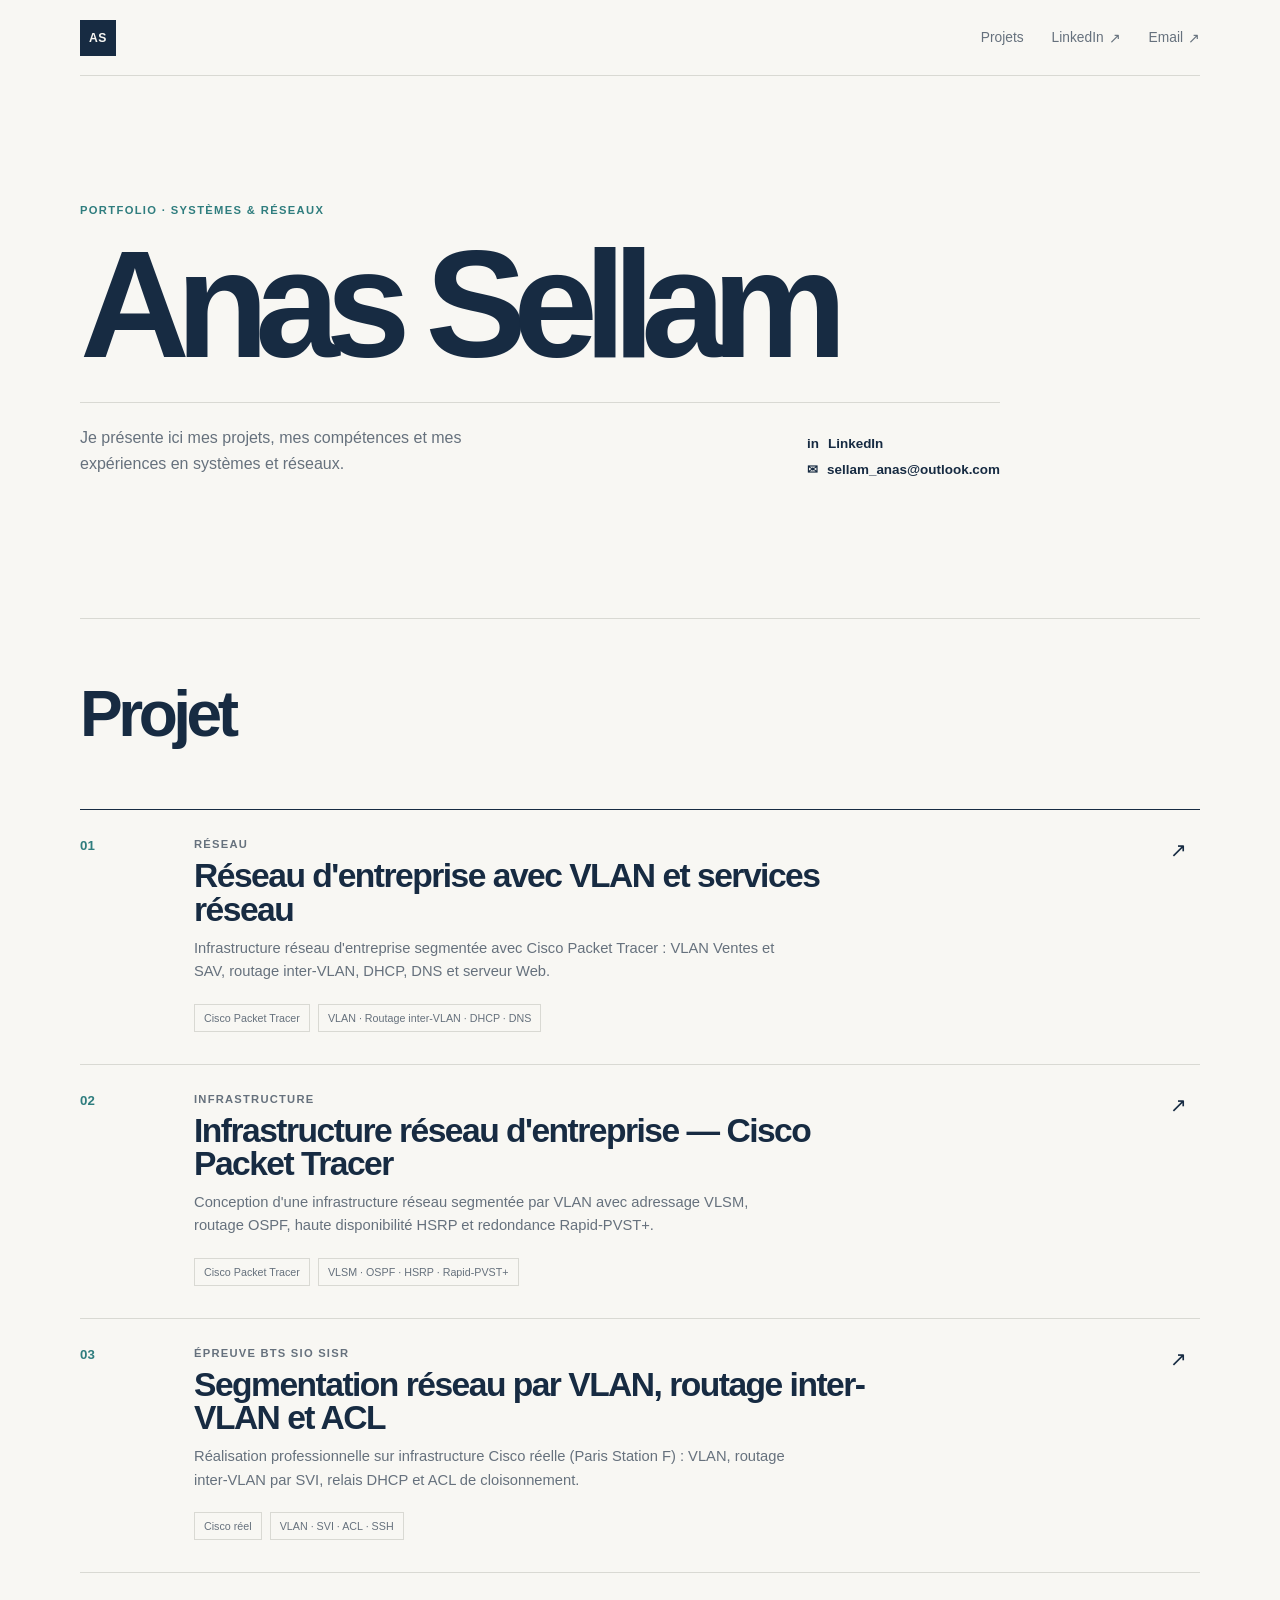
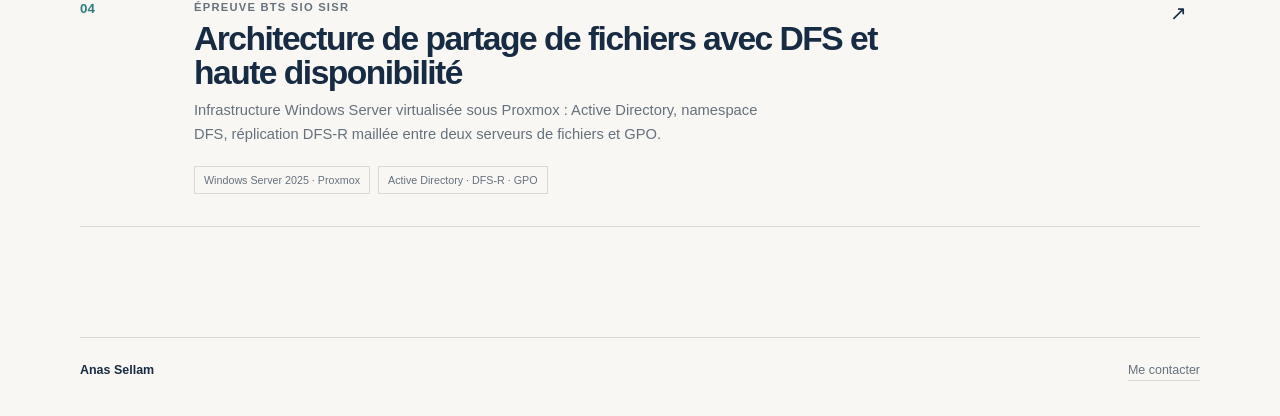
<file: index.html>
<!DOCTYPE html>
<html lang="fr">
<head>
  <meta charset="UTF-8">
  <meta name="viewport" content="width=device-width, initial-scale=1.0">
  <meta name="description" content="Portfolio d'Anas Sellam — Systèmes & réseaux">
  <title>Anas Sellam — Portfolio</title>
  <link rel="stylesheet" href="style.css">
</head>
<body>
  <div class="site">
    <header class="header">
      <a class="brand" href="#accueil" aria-label="Accueil — Anas Sellam">AS</a>

      <nav class="nav" aria-label="Navigation principale">
        <a href="#projets">Projets</a>
        <a href="https://www.linkedin.com/in/anas-sellam/" target="_blank" rel="noopener noreferrer">
          LinkedIn <span aria-hidden="true">↗</span>
        </a>
        <a href="mailto:sellam_anas@outlook.com">
          Email <span aria-hidden="true">↗</span>
        </a>
      </nav>
    </header>

    <main>
      <section class="intro" id="accueil" aria-labelledby="intro-title">
        <p class="label">Portfolio · Systèmes & réseaux</p>
        <h1 id="intro-title">Anas Sellam</h1>

        <div class="intro-bottom">
          <p>
            Je présente ici mes projets, mes compétences et mes expériences
            en systèmes et réseaux.
          </p>

          <div class="contact-links">
            <a href="https://www.linkedin.com/in/anas-sellam/" target="_blank" rel="noopener noreferrer">
              <span aria-hidden="true">in</span> LinkedIn
            </a>
            <a href="mailto:sellam_anas@outlook.com">
              <span aria-hidden="true">✉</span> sellam_anas@outlook.com
            </a>
          </div>
        </div>
      </section>

      <section class="projects" id="projets" aria-labelledby="projects-title">
        <div class="projects-heading">
          <h2 id="projects-title">Projet</h2>
        </div>

        <div class="project-list">
          <a class="project" href="projet-01.html">
            <div class="number">01</div>
            <div class="project-content">
              <p class="category">Réseau</p>
              <h3>Réseau d'entreprise avec VLAN et services réseau</h3>
              <p class="description">
                Infrastructure réseau d'entreprise segmentée avec Cisco Packet
                Tracer : VLAN Ventes et SAV, routage inter-VLAN, DHCP, DNS et
                serveur Web.
              </p>
              <div class="details">
                <span>Cisco Packet Tracer</span>
                <span>VLAN · Routage inter-VLAN · DHCP · DNS</span>
              </div>
            </div>
            <span class="project-arrow" aria-hidden="true">↗</span>
          </a>

          <a class="project" href="projet-02.html">
            <div class="number">02</div>
            <div class="project-content">
              <p class="category">Infrastructure</p>
              <h3>Infrastructure réseau d'entreprise — Cisco Packet Tracer</h3>
              <p class="description">
                Conception d'une infrastructure réseau segmentée par VLAN avec
                adressage VLSM, routage OSPF, haute disponibilité HSRP et
                redondance Rapid-PVST+.
              </p>
              <div class="details">
                <span>Cisco Packet Tracer</span>
                <span>VLSM · OSPF · HSRP · Rapid-PVST+</span>
              </div>
            </div>
            <span class="project-arrow" aria-hidden="true">↗</span>
          </a>

          <a class="project" href="projet-03.html">
            <div class="number">03</div>
            <div class="project-content">
              <p class="category">Épreuve BTS SIO SISR</p>
              <h3>Segmentation réseau par VLAN, routage inter-VLAN et ACL</h3>
              <p class="description">
                Réalisation professionnelle sur infrastructure Cisco réelle
                (Paris Station F) : VLAN, routage inter-VLAN par SVI, relais
                DHCP et ACL de cloisonnement.
              </p>
              <div class="details">
                <span>Cisco réel</span>
                <span>VLAN · SVI · ACL · SSH</span>
              </div>
            </div>
            <span class="project-arrow" aria-hidden="true">↗</span>
          </a>

          <a class="project" href="projet-04.html">
            <div class="number">04</div>
            <div class="project-content">
              <p class="category">Épreuve BTS SIO SISR</p>
              <h3>Architecture de partage de fichiers avec DFS et haute disponibilité</h3>
              <p class="description">
                Infrastructure Windows Server virtualisée sous Proxmox :
                Active Directory, namespace DFS, réplication DFS-R maillée
                entre deux serveurs de fichiers et GPO.
              </p>
              <div class="details">
                <span>Windows Server 2025 · Proxmox</span>
                <span>Active Directory · DFS-R · GPO</span>
              </div>
            </div>
            <span class="project-arrow" aria-hidden="true">↗</span>
          </a>
        </div>
      </section>
    </main>

    <footer class="footer">
      <span>Anas Sellam</span>
      <a href="mailto:sellam_anas@outlook.com">Me contacter</a>
    </footer>
  </div>
</body>
</html>
</file>
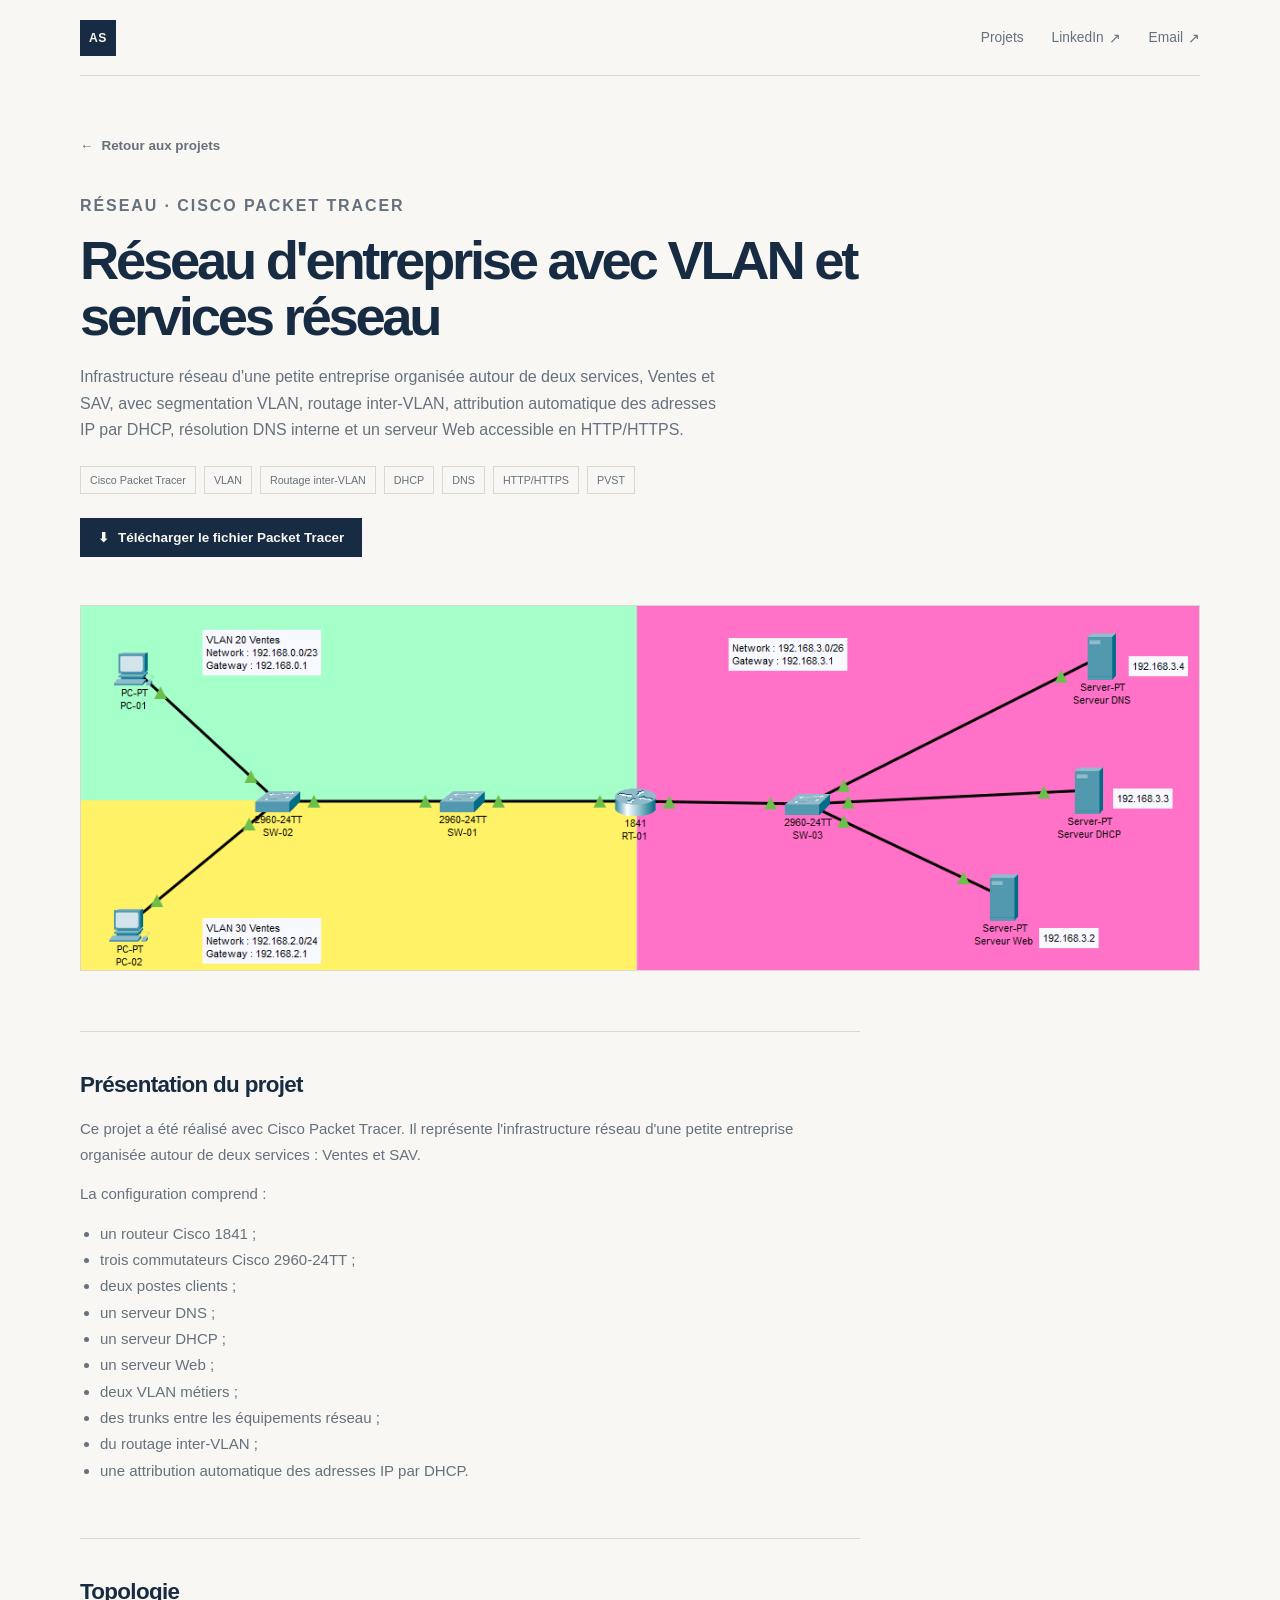
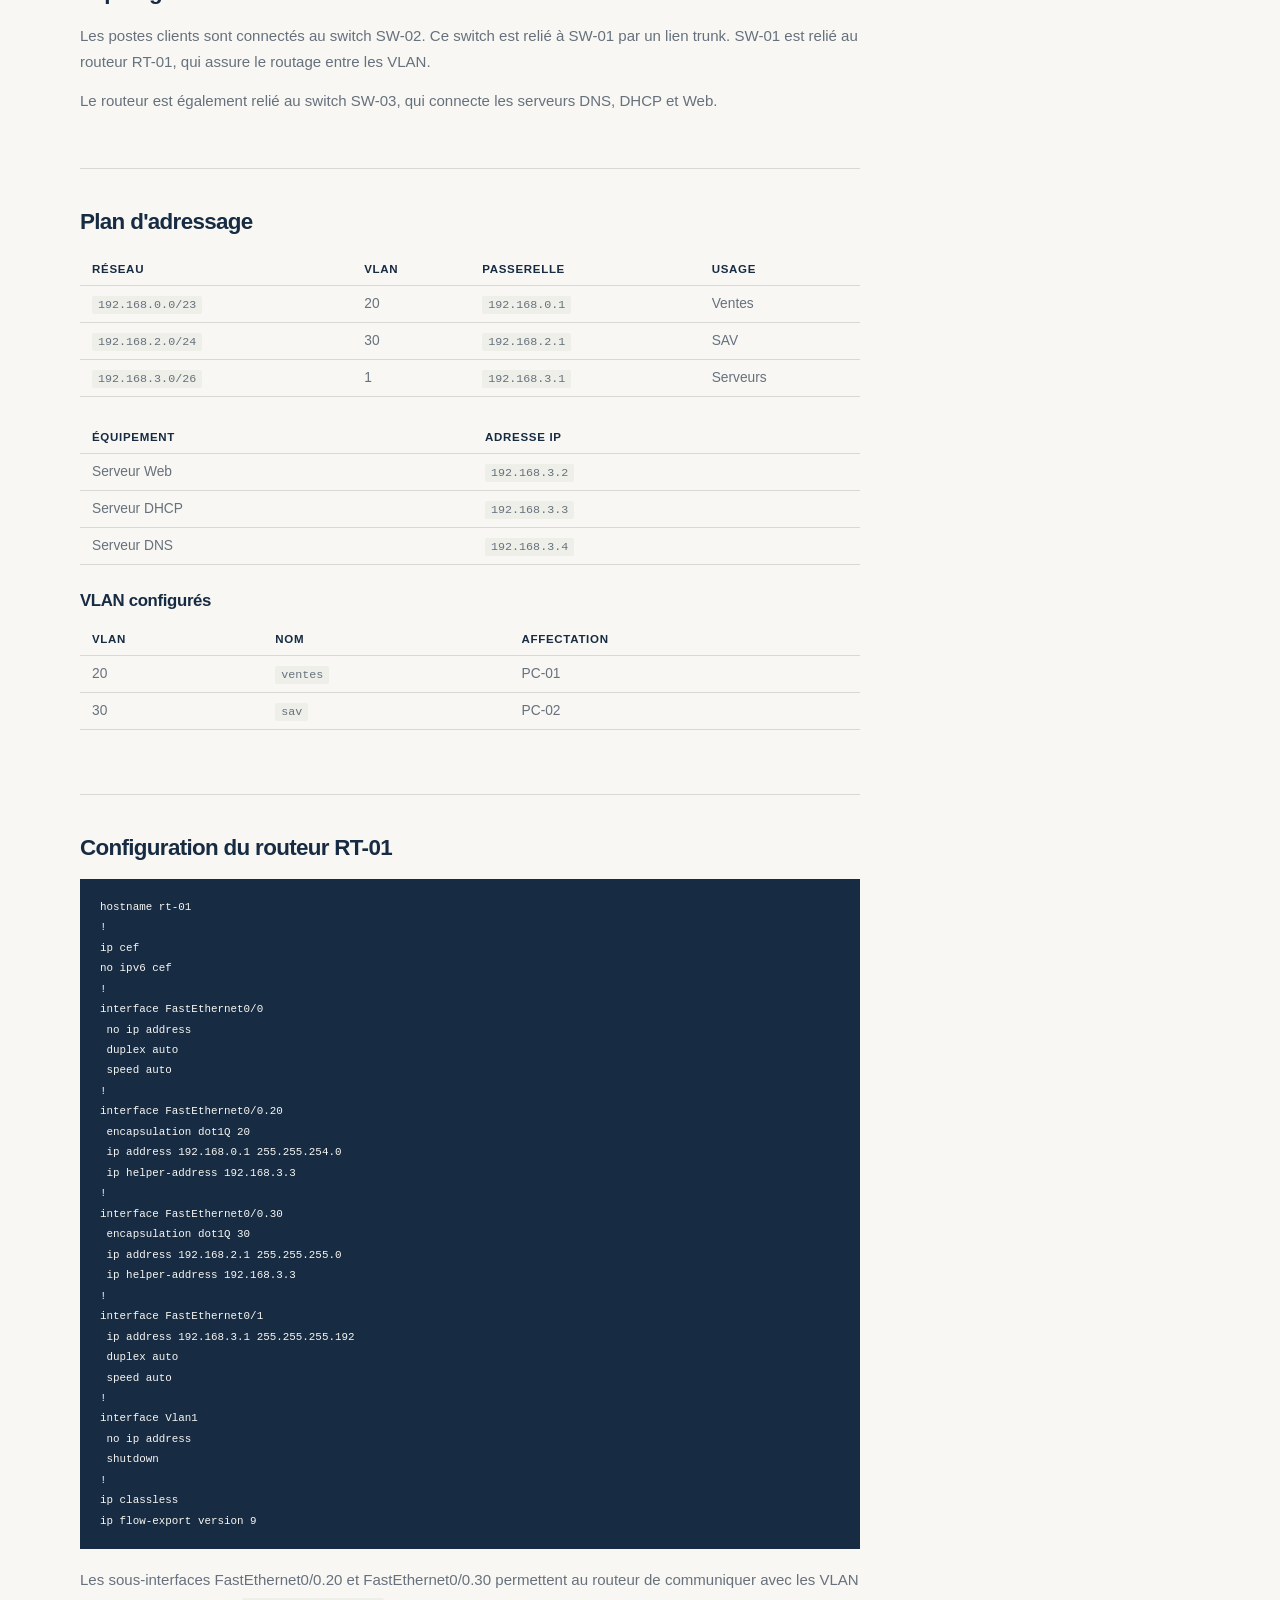
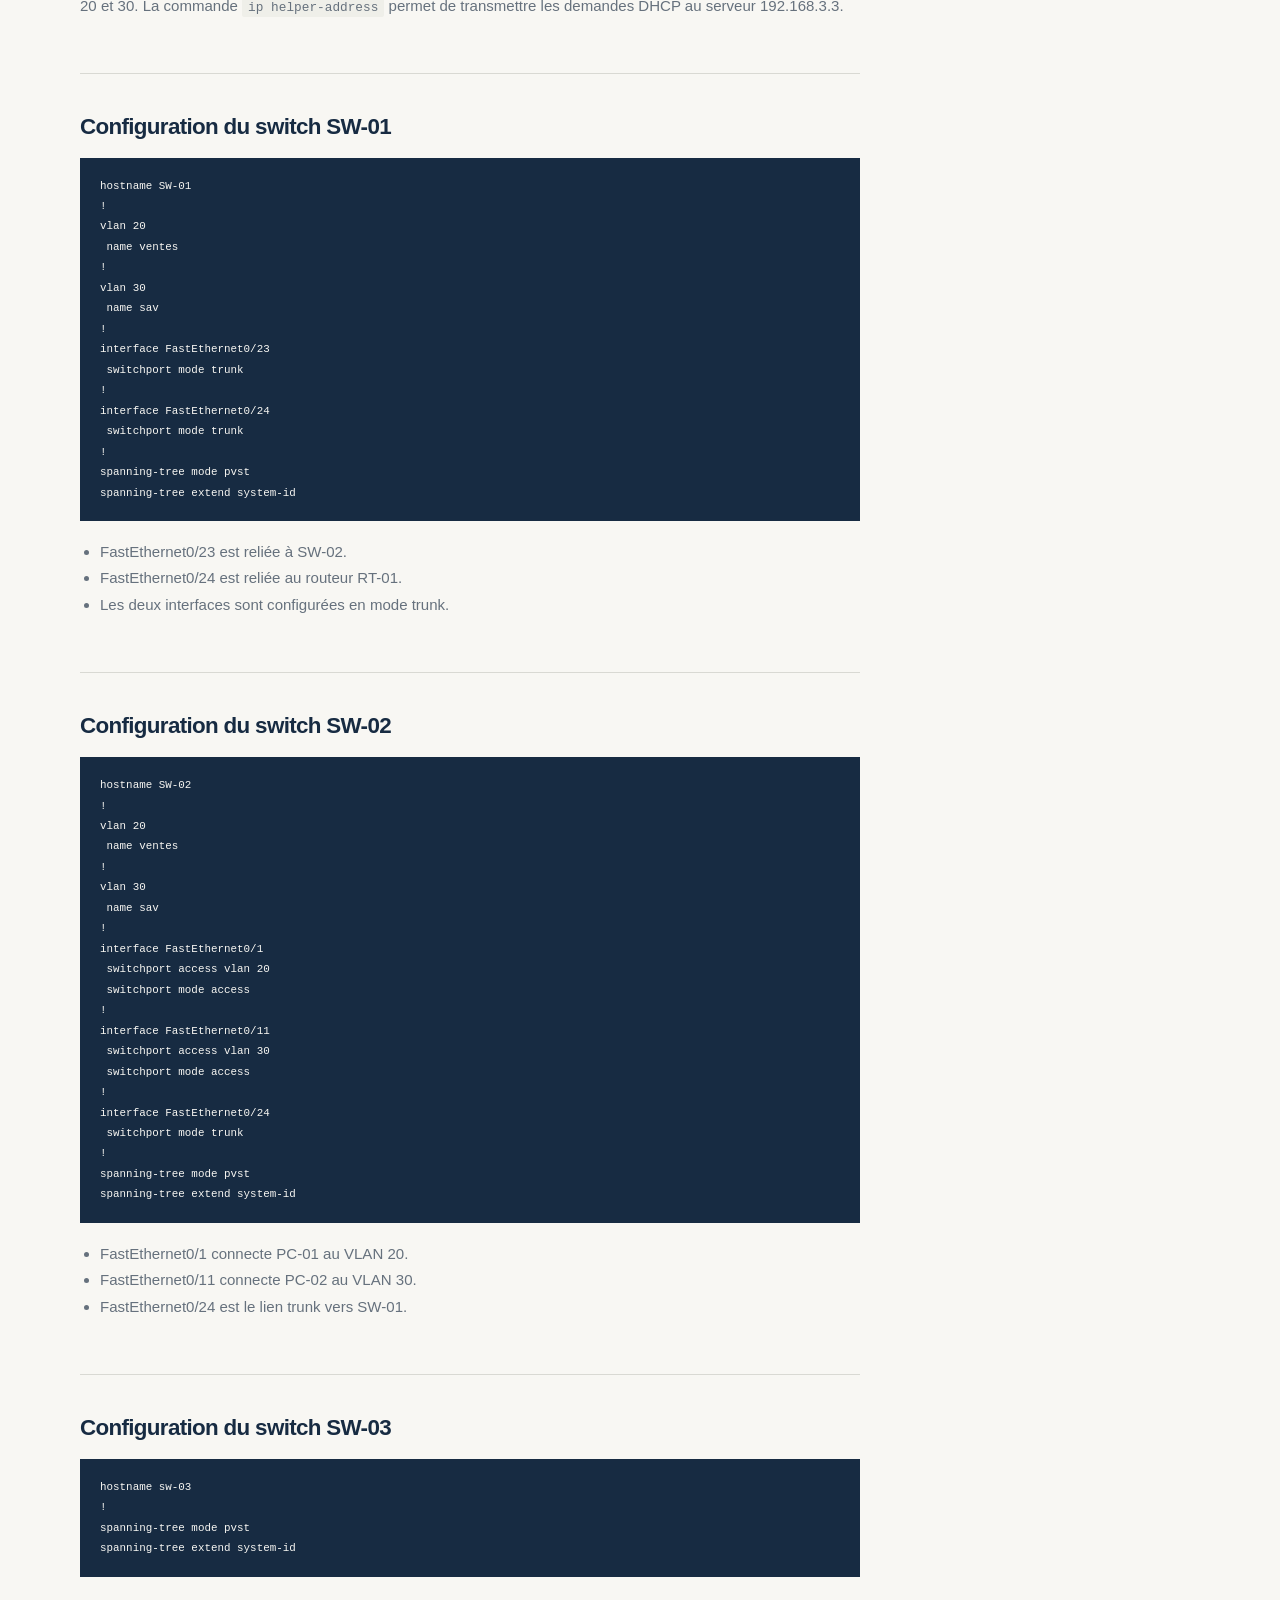
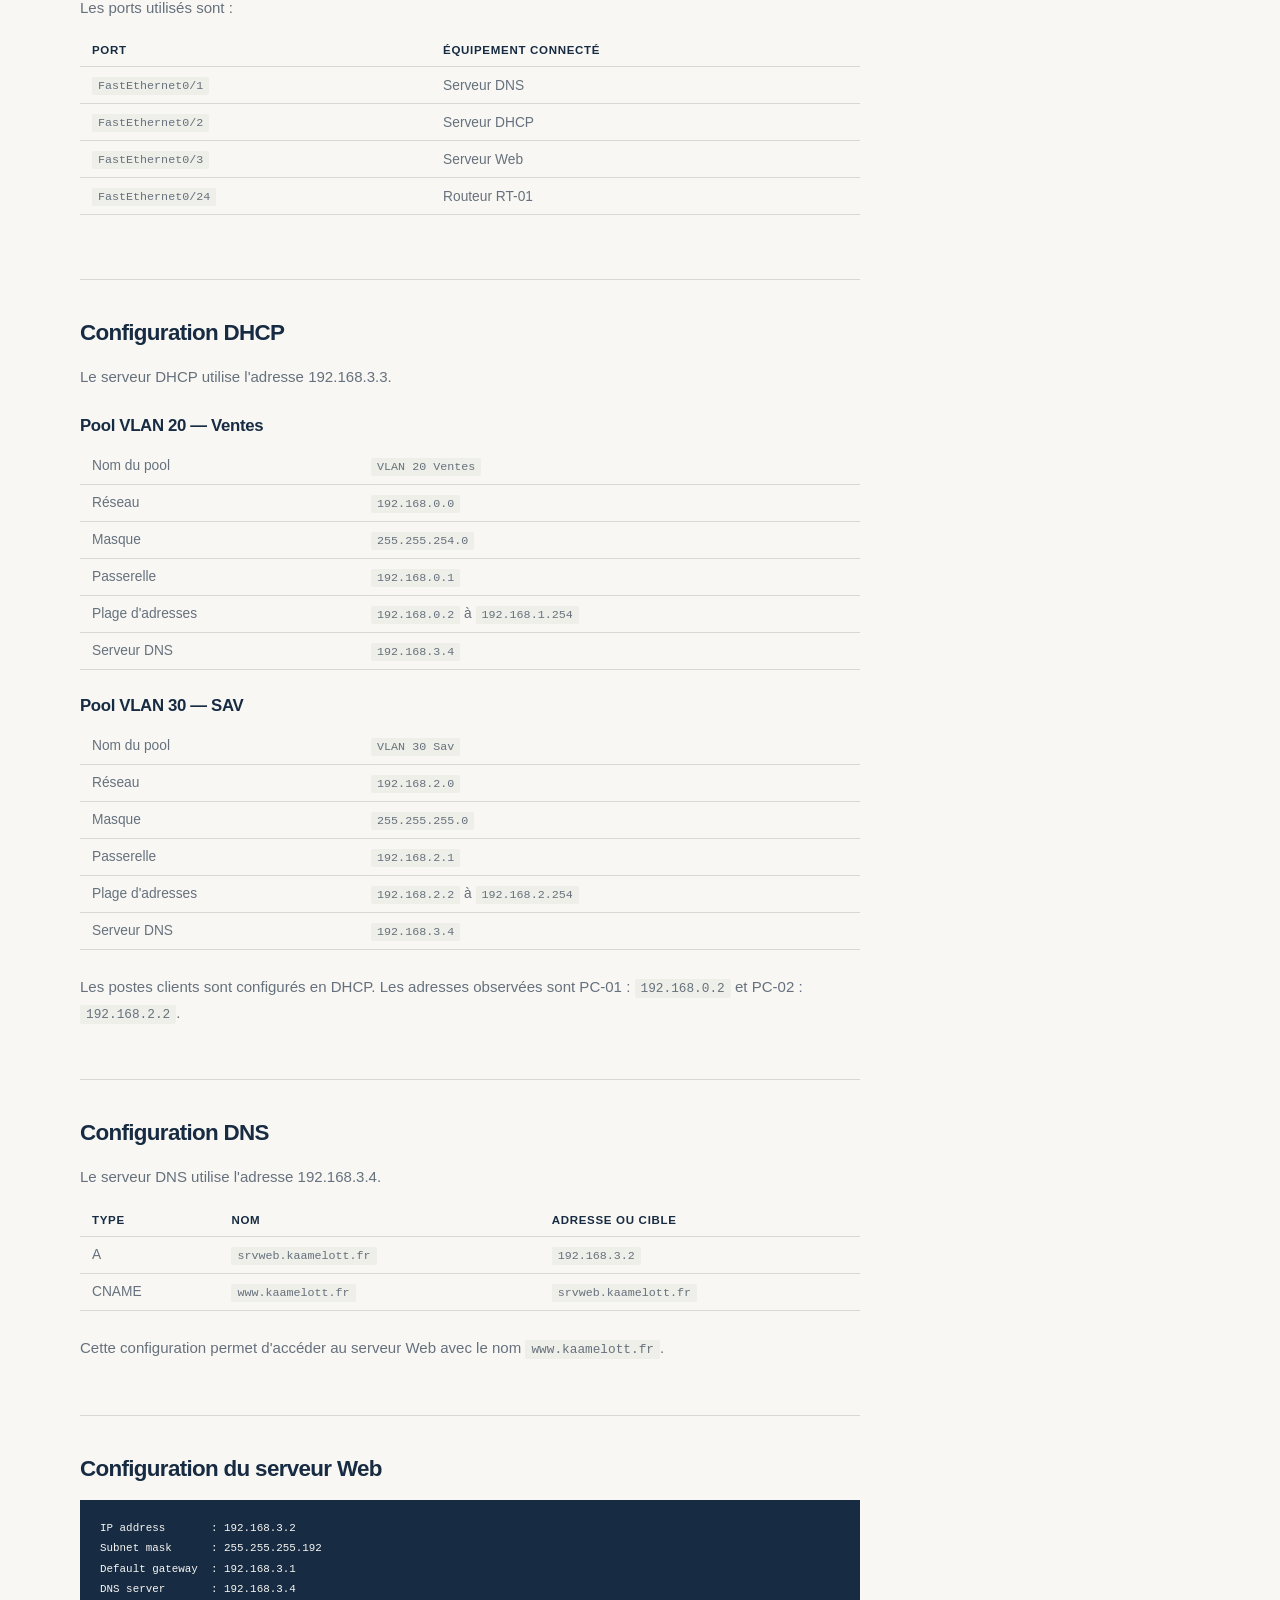
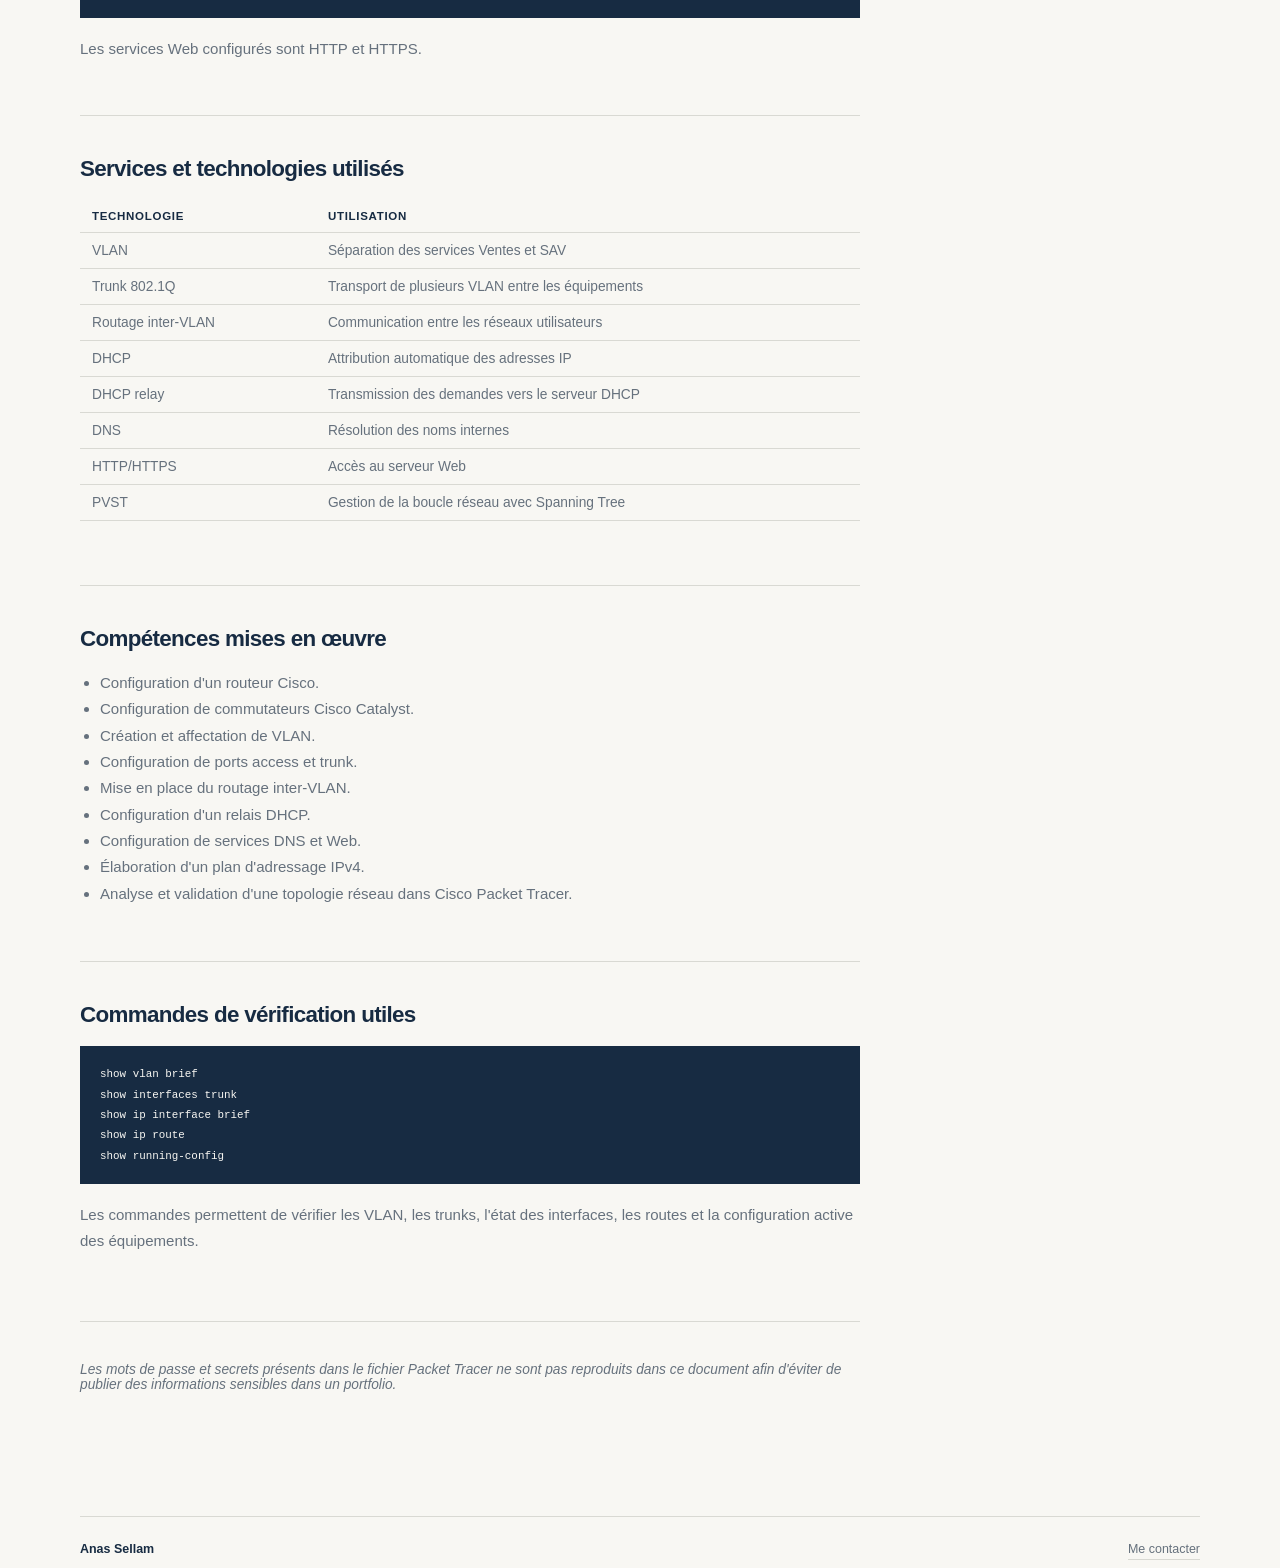
<file: projet-01.html>
<!DOCTYPE html>
<html lang="fr">
<head>
  <meta charset="UTF-8">
  <meta name="viewport" content="width=device-width, initial-scale=1.0">
  <meta name="description" content="Projet Cisco Packet Tracer — Réseau d'entreprise avec VLAN et services réseau — Anas Sellam">
  <title>Réseau d'entreprise avec VLAN — Anas Sellam</title>
  <link rel="stylesheet" href="style.css">
</head>
<body>
  <div class="site">
    <header class="header">
      <a class="brand" href="index.html#accueil" aria-label="Accueil — Anas Sellam">AS</a>

      <nav class="nav" aria-label="Navigation principale">
        <a href="index.html#projets">Projets</a>
        <a href="https://www.linkedin.com/in/anas-sellam/" target="_blank" rel="noopener noreferrer">
          LinkedIn <span aria-hidden="true">↗</span>
        </a>
        <a href="mailto:sellam_anas@outlook.com">
          Email <span aria-hidden="true">↗</span>
        </a>
      </nav>
    </header>

    <main>
      <section class="detail">
        <a class="back-link" href="index.html#projets">
          <span aria-hidden="true">←</span> Retour aux projets
        </a>

        <div class="detail-header">
          <p class="label">Réseau · Cisco Packet Tracer</p>
          <h1>Réseau d'entreprise avec VLAN et services réseau</h1>
          <p>
            Infrastructure réseau d'une petite entreprise organisée autour de deux
            services, Ventes et SAV, avec segmentation VLAN, routage inter-VLAN,
            attribution automatique des adresses IP par DHCP, résolution DNS
            interne et un serveur Web accessible en HTTP/HTTPS.
          </p>
          <div class="detail-tags">
            <span>Cisco Packet Tracer</span>
            <span>VLAN</span>
            <span>Routage inter-VLAN</span>
            <span>DHCP</span>
            <span>DNS</span>
            <span>HTTP/HTTPS</span>
            <span>PVST</span>
          </div>

          <a class="download-btn" href="projet-01.pkt" download>
            <span aria-hidden="true">⬇</span> Télécharger le fichier Packet Tracer
          </a>
        </div>

        <div class="detail-image">
          <img src="topologie-projet-01.png" alt="Topologie du réseau : VLAN 20 Ventes, VLAN 30 SAV, switches SW-01/SW-02/SW-03, routeur RT-01, serveurs DNS, DHCP et Web">
        </div>

        <div class="detail-section">
          <h2>Présentation du projet</h2>
          <p>
            Ce projet a été réalisé avec Cisco Packet Tracer. Il représente
            l'infrastructure réseau d'une petite entreprise organisée autour de
            deux services : Ventes et SAV.
          </p>
          <p>La configuration comprend :</p>
          <ul>
            <li>un routeur Cisco 1841 ;</li>
            <li>trois commutateurs Cisco 2960-24TT ;</li>
            <li>deux postes clients ;</li>
            <li>un serveur DNS ;</li>
            <li>un serveur DHCP ;</li>
            <li>un serveur Web ;</li>
            <li>deux VLAN métiers ;</li>
            <li>des trunks entre les équipements réseau ;</li>
            <li>du routage inter-VLAN ;</li>
            <li>une attribution automatique des adresses IP par DHCP.</li>
          </ul>
        </div>

        <div class="detail-section">
          <h2>Topologie</h2>
          <p>
            Les postes clients sont connectés au switch SW-02. Ce switch est
            relié à SW-01 par un lien trunk. SW-01 est relié au routeur RT-01,
            qui assure le routage entre les VLAN.
          </p>
          <p>
            Le routeur est également relié au switch SW-03, qui connecte les
            serveurs DNS, DHCP et Web.
          </p>
        </div>

        <div class="detail-section">
          <h2>Plan d'adressage</h2>
          <table class="detail-table">
            <thead>
              <tr><th>Réseau</th><th>VLAN</th><th>Passerelle</th><th>Usage</th></tr>
            </thead>
            <tbody>
              <tr><td><code>192.168.0.0/23</code></td><td>20</td><td><code>192.168.0.1</code></td><td>Ventes</td></tr>
              <tr><td><code>192.168.2.0/24</code></td><td>30</td><td><code>192.168.2.1</code></td><td>SAV</td></tr>
              <tr><td><code>192.168.3.0/26</code></td><td>1</td><td><code>192.168.3.1</code></td><td>Serveurs</td></tr>
            </tbody>
          </table>

          <table class="detail-table">
            <thead>
              <tr><th>Équipement</th><th>Adresse IP</th></tr>
            </thead>
            <tbody>
              <tr><td>Serveur Web</td><td><code>192.168.3.2</code></td></tr>
              <tr><td>Serveur DHCP</td><td><code>192.168.3.3</code></td></tr>
              <tr><td>Serveur DNS</td><td><code>192.168.3.4</code></td></tr>
            </tbody>
          </table>

          <h3>VLAN configurés</h3>
          <table class="detail-table">
            <thead>
              <tr><th>VLAN</th><th>Nom</th><th>Affectation</th></tr>
            </thead>
            <tbody>
              <tr><td>20</td><td><code>ventes</code></td><td>PC-01</td></tr>
              <tr><td>30</td><td><code>sav</code></td><td>PC-02</td></tr>
            </tbody>
          </table>
        </div>

        <div class="detail-section">
          <h2>Configuration du routeur RT-01</h2>
          <pre><code>hostname rt-01
!
ip cef
no ipv6 cef
!
interface FastEthernet0/0
 no ip address
 duplex auto
 speed auto
!
interface FastEthernet0/0.20
 encapsulation dot1Q 20
 ip address 192.168.0.1 255.255.254.0
 ip helper-address 192.168.3.3
!
interface FastEthernet0/0.30
 encapsulation dot1Q 30
 ip address 192.168.2.1 255.255.255.0
 ip helper-address 192.168.3.3
!
interface FastEthernet0/1
 ip address 192.168.3.1 255.255.255.192
 duplex auto
 speed auto
!
interface Vlan1
 no ip address
 shutdown
!
ip classless
ip flow-export version 9</code></pre>
          <p>
            Les sous-interfaces FastEthernet0/0.20 et FastEthernet0/0.30
            permettent au routeur de communiquer avec les VLAN 20 et 30. La
            commande <code>ip helper-address</code> permet de transmettre les
            demandes DHCP au serveur 192.168.3.3.
          </p>
        </div>

        <div class="detail-section">
          <h2>Configuration du switch SW-01</h2>
          <pre><code>hostname SW-01
!
vlan 20
 name ventes
!
vlan 30
 name sav
!
interface FastEthernet0/23
 switchport mode trunk
!
interface FastEthernet0/24
 switchport mode trunk
!
spanning-tree mode pvst
spanning-tree extend system-id</code></pre>
          <ul>
            <li>FastEthernet0/23 est reliée à SW-02.</li>
            <li>FastEthernet0/24 est reliée au routeur RT-01.</li>
            <li>Les deux interfaces sont configurées en mode trunk.</li>
          </ul>
        </div>

        <div class="detail-section">
          <h2>Configuration du switch SW-02</h2>
          <pre><code>hostname SW-02
!
vlan 20
 name ventes
!
vlan 30
 name sav
!
interface FastEthernet0/1
 switchport access vlan 20
 switchport mode access
!
interface FastEthernet0/11
 switchport access vlan 30
 switchport mode access
!
interface FastEthernet0/24
 switchport mode trunk
!
spanning-tree mode pvst
spanning-tree extend system-id</code></pre>
          <ul>
            <li>FastEthernet0/1 connecte PC-01 au VLAN 20.</li>
            <li>FastEthernet0/11 connecte PC-02 au VLAN 30.</li>
            <li>FastEthernet0/24 est le lien trunk vers SW-01.</li>
          </ul>
        </div>

        <div class="detail-section">
          <h2>Configuration du switch SW-03</h2>
          <pre><code>hostname sw-03
!
spanning-tree mode pvst
spanning-tree extend system-id</code></pre>
          <p>Les ports utilisés sont :</p>
          <table class="detail-table">
            <thead>
              <tr><th>Port</th><th>Équipement connecté</th></tr>
            </thead>
            <tbody>
              <tr><td><code>FastEthernet0/1</code></td><td>Serveur DNS</td></tr>
              <tr><td><code>FastEthernet0/2</code></td><td>Serveur DHCP</td></tr>
              <tr><td><code>FastEthernet0/3</code></td><td>Serveur Web</td></tr>
              <tr><td><code>FastEthernet0/24</code></td><td>Routeur RT-01</td></tr>
            </tbody>
          </table>
        </div>

        <div class="detail-section">
          <h2>Configuration DHCP</h2>
          <p>Le serveur DHCP utilise l'adresse 192.168.3.3.</p>

          <h3>Pool VLAN 20 — Ventes</h3>
          <table class="detail-table">
            <tbody>
              <tr><td>Nom du pool</td><td><code>VLAN 20 Ventes</code></td></tr>
              <tr><td>Réseau</td><td><code>192.168.0.0</code></td></tr>
              <tr><td>Masque</td><td><code>255.255.254.0</code></td></tr>
              <tr><td>Passerelle</td><td><code>192.168.0.1</code></td></tr>
              <tr><td>Plage d'adresses</td><td><code>192.168.0.2</code> à <code>192.168.1.254</code></td></tr>
              <tr><td>Serveur DNS</td><td><code>192.168.3.4</code></td></tr>
            </tbody>
          </table>

          <h3>Pool VLAN 30 — SAV</h3>
          <table class="detail-table">
            <tbody>
              <tr><td>Nom du pool</td><td><code>VLAN 30 Sav</code></td></tr>
              <tr><td>Réseau</td><td><code>192.168.2.0</code></td></tr>
              <tr><td>Masque</td><td><code>255.255.255.0</code></td></tr>
              <tr><td>Passerelle</td><td><code>192.168.2.1</code></td></tr>
              <tr><td>Plage d'adresses</td><td><code>192.168.2.2</code> à <code>192.168.2.254</code></td></tr>
              <tr><td>Serveur DNS</td><td><code>192.168.3.4</code></td></tr>
            </tbody>
          </table>

          <p>
            Les postes clients sont configurés en DHCP. Les adresses observées
            sont PC-01 : <code>192.168.0.2</code> et PC-02 : <code>192.168.2.2</code>.
          </p>
        </div>

        <div class="detail-section">
          <h2>Configuration DNS</h2>
          <p>Le serveur DNS utilise l'adresse 192.168.3.4.</p>
          <table class="detail-table">
            <thead>
              <tr><th>Type</th><th>Nom</th><th>Adresse ou cible</th></tr>
            </thead>
            <tbody>
              <tr><td>A</td><td><code>srvweb.kaamelott.fr</code></td><td><code>192.168.3.2</code></td></tr>
              <tr><td>CNAME</td><td><code>www.kaamelott.fr</code></td><td><code>srvweb.kaamelott.fr</code></td></tr>
            </tbody>
          </table>
          <p>Cette configuration permet d'accéder au serveur Web avec le nom <code>www.kaamelott.fr</code>.</p>
        </div>

        <div class="detail-section">
          <h2>Configuration du serveur Web</h2>
          <pre><code>IP address       : 192.168.3.2
Subnet mask      : 255.255.255.192
Default gateway  : 192.168.3.1
DNS server       : 192.168.3.4</code></pre>
          <p>Les services Web configurés sont HTTP et HTTPS.</p>
        </div>

        <div class="detail-section">
          <h2>Services et technologies utilisés</h2>
          <table class="detail-table">
            <thead>
              <tr><th>Technologie</th><th>Utilisation</th></tr>
            </thead>
            <tbody>
              <tr><td>VLAN</td><td>Séparation des services Ventes et SAV</td></tr>
              <tr><td>Trunk 802.1Q</td><td>Transport de plusieurs VLAN entre les équipements</td></tr>
              <tr><td>Routage inter-VLAN</td><td>Communication entre les réseaux utilisateurs</td></tr>
              <tr><td>DHCP</td><td>Attribution automatique des adresses IP</td></tr>
              <tr><td>DHCP relay</td><td>Transmission des demandes vers le serveur DHCP</td></tr>
              <tr><td>DNS</td><td>Résolution des noms internes</td></tr>
              <tr><td>HTTP/HTTPS</td><td>Accès au serveur Web</td></tr>
              <tr><td>PVST</td><td>Gestion de la boucle réseau avec Spanning Tree</td></tr>
            </tbody>
          </table>
        </div>

        <div class="detail-section">
          <h2>Compétences mises en œuvre</h2>
          <ul>
            <li>Configuration d'un routeur Cisco.</li>
            <li>Configuration de commutateurs Cisco Catalyst.</li>
            <li>Création et affectation de VLAN.</li>
            <li>Configuration de ports access et trunk.</li>
            <li>Mise en place du routage inter-VLAN.</li>
            <li>Configuration d'un relais DHCP.</li>
            <li>Configuration de services DNS et Web.</li>
            <li>Élaboration d'un plan d'adressage IPv4.</li>
            <li>Analyse et validation d'une topologie réseau dans Cisco Packet Tracer.</li>
          </ul>
        </div>

        <div class="detail-section">
          <h2>Commandes de vérification utiles</h2>
          <pre><code>show vlan brief
show interfaces trunk
show ip interface brief
show ip route
show running-config</code></pre>
          <p>
            Les commandes permettent de vérifier les VLAN, les trunks, l'état
            des interfaces, les routes et la configuration active des
            équipements.
          </p>
        </div>

        <p class="detail-note">
          Les mots de passe et secrets présents dans le fichier Packet Tracer
          ne sont pas reproduits dans ce document afin d'éviter de publier des
          informations sensibles dans un portfolio.
        </p>
      </section>
    </main>

    <footer class="footer">
      <span>Anas Sellam</span>
      <a href="mailto:sellam_anas@outlook.com">Me contacter</a>
    </footer>
  </div>
</body>
</html>
</file>
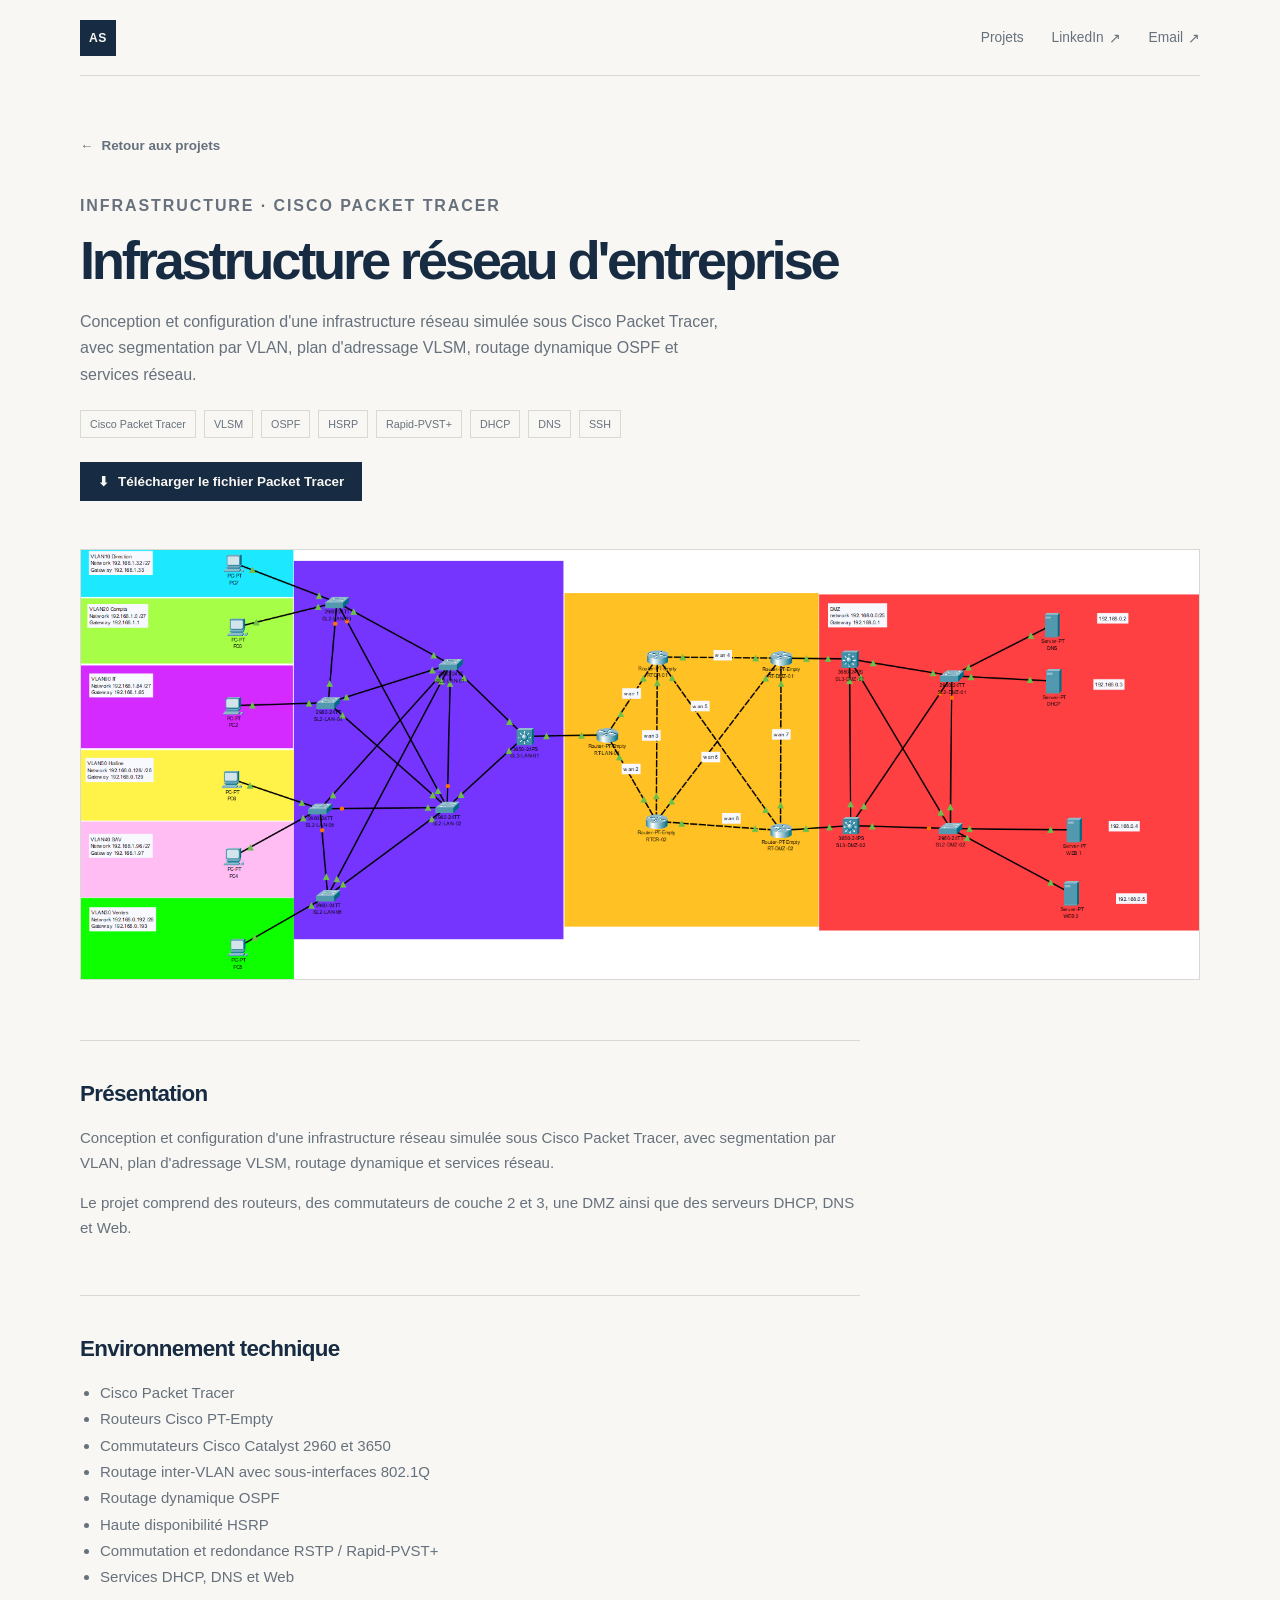
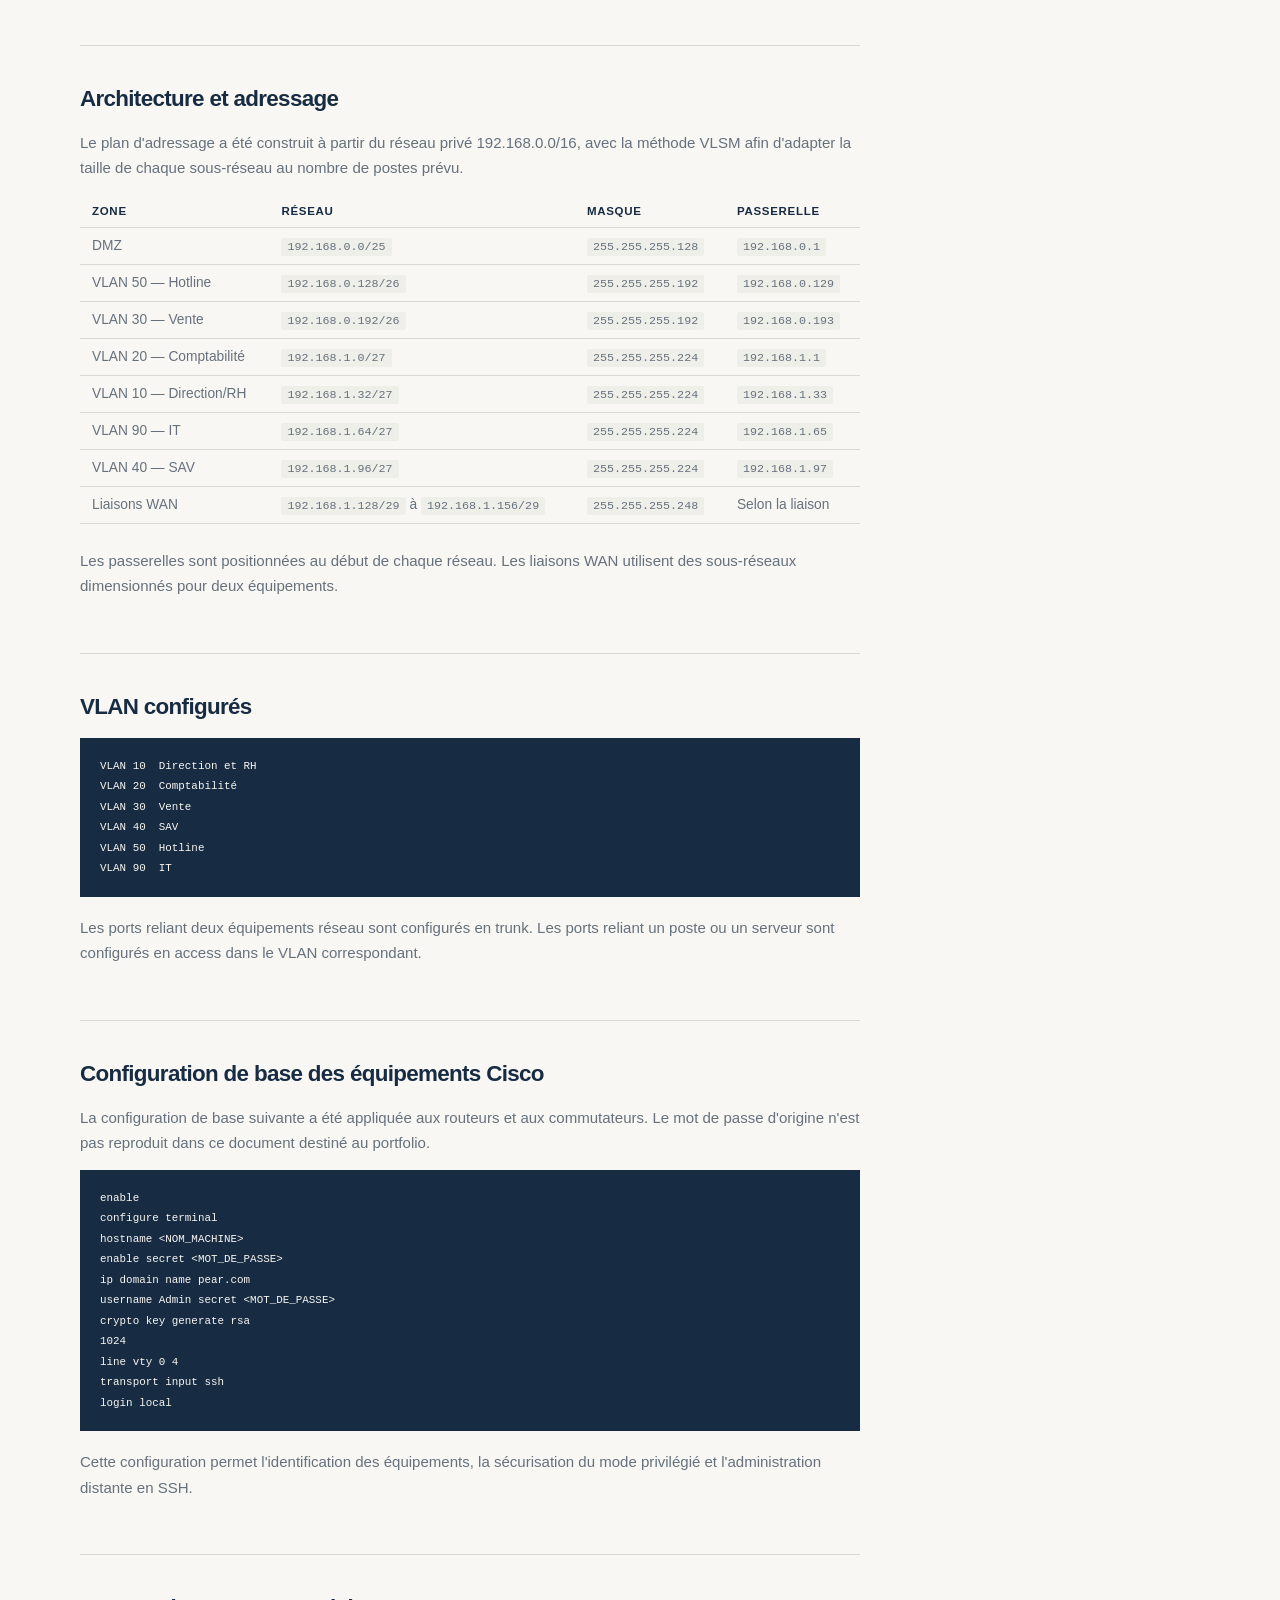
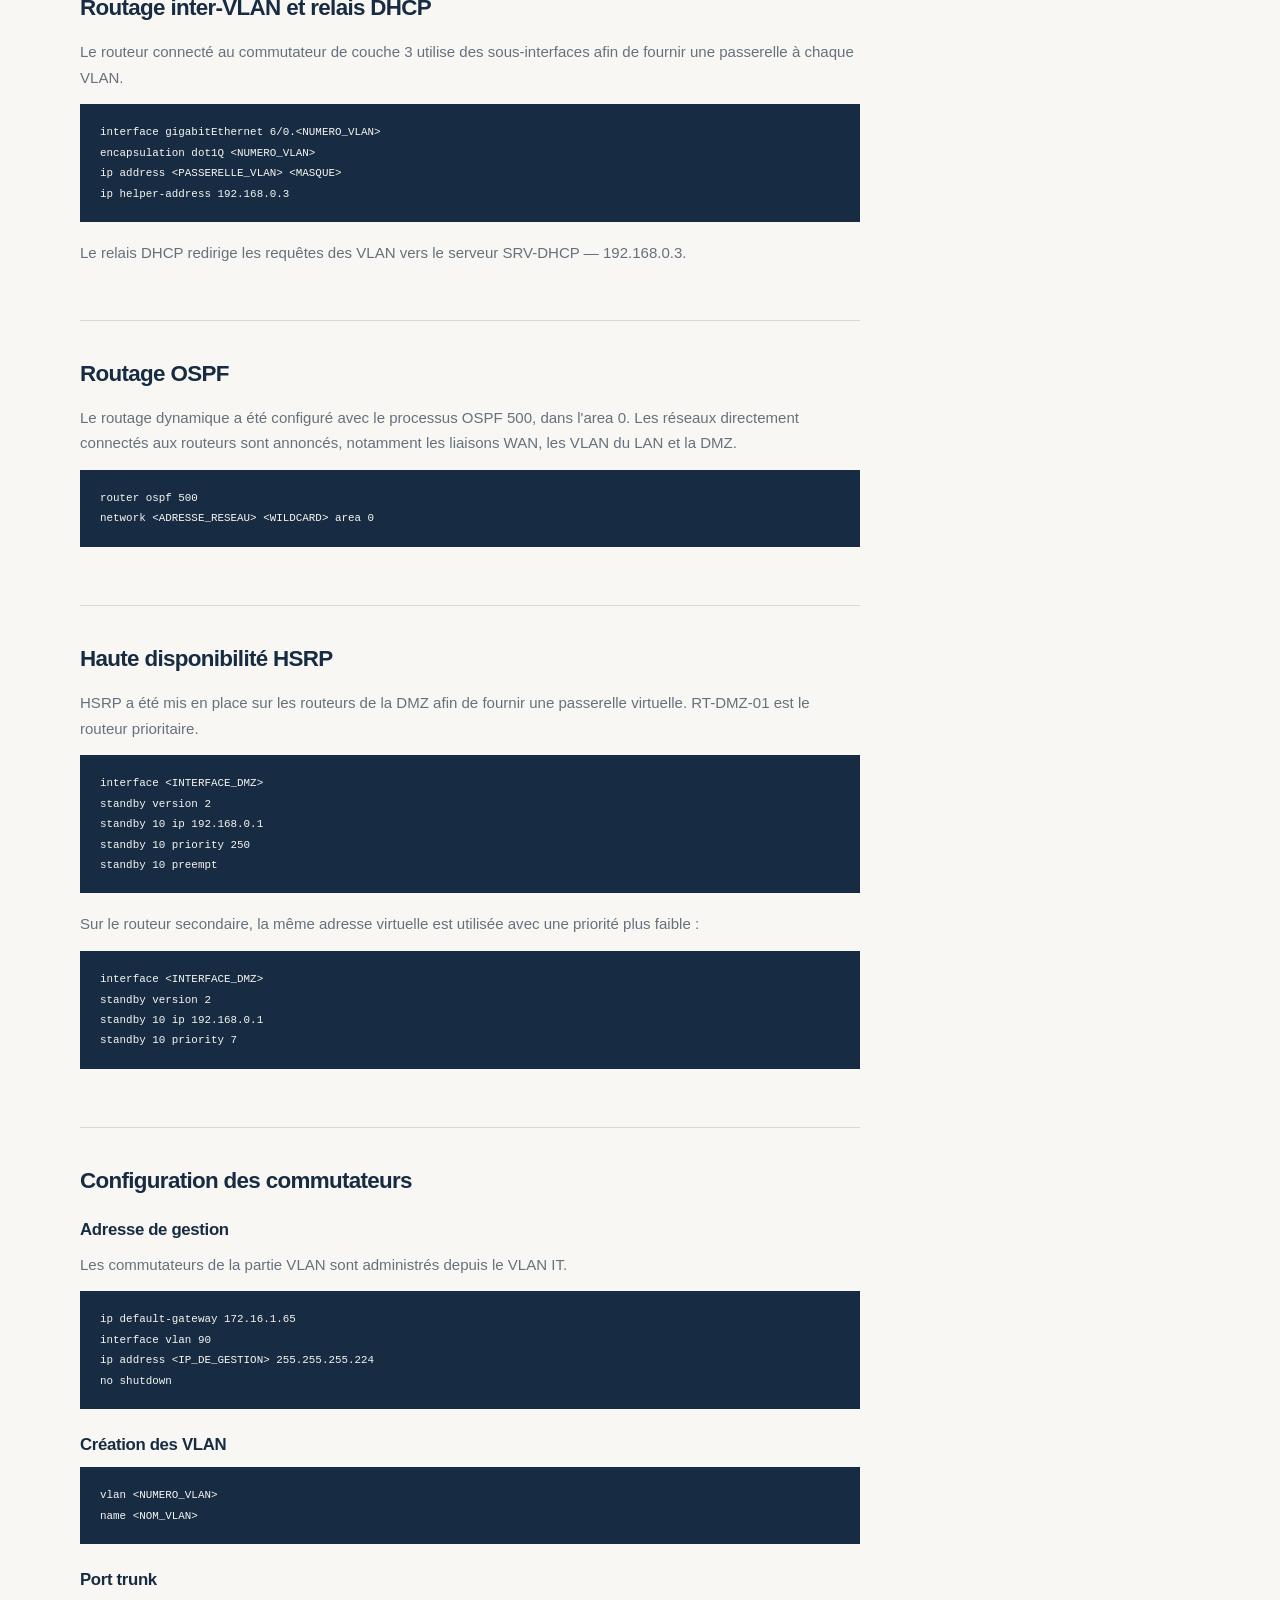
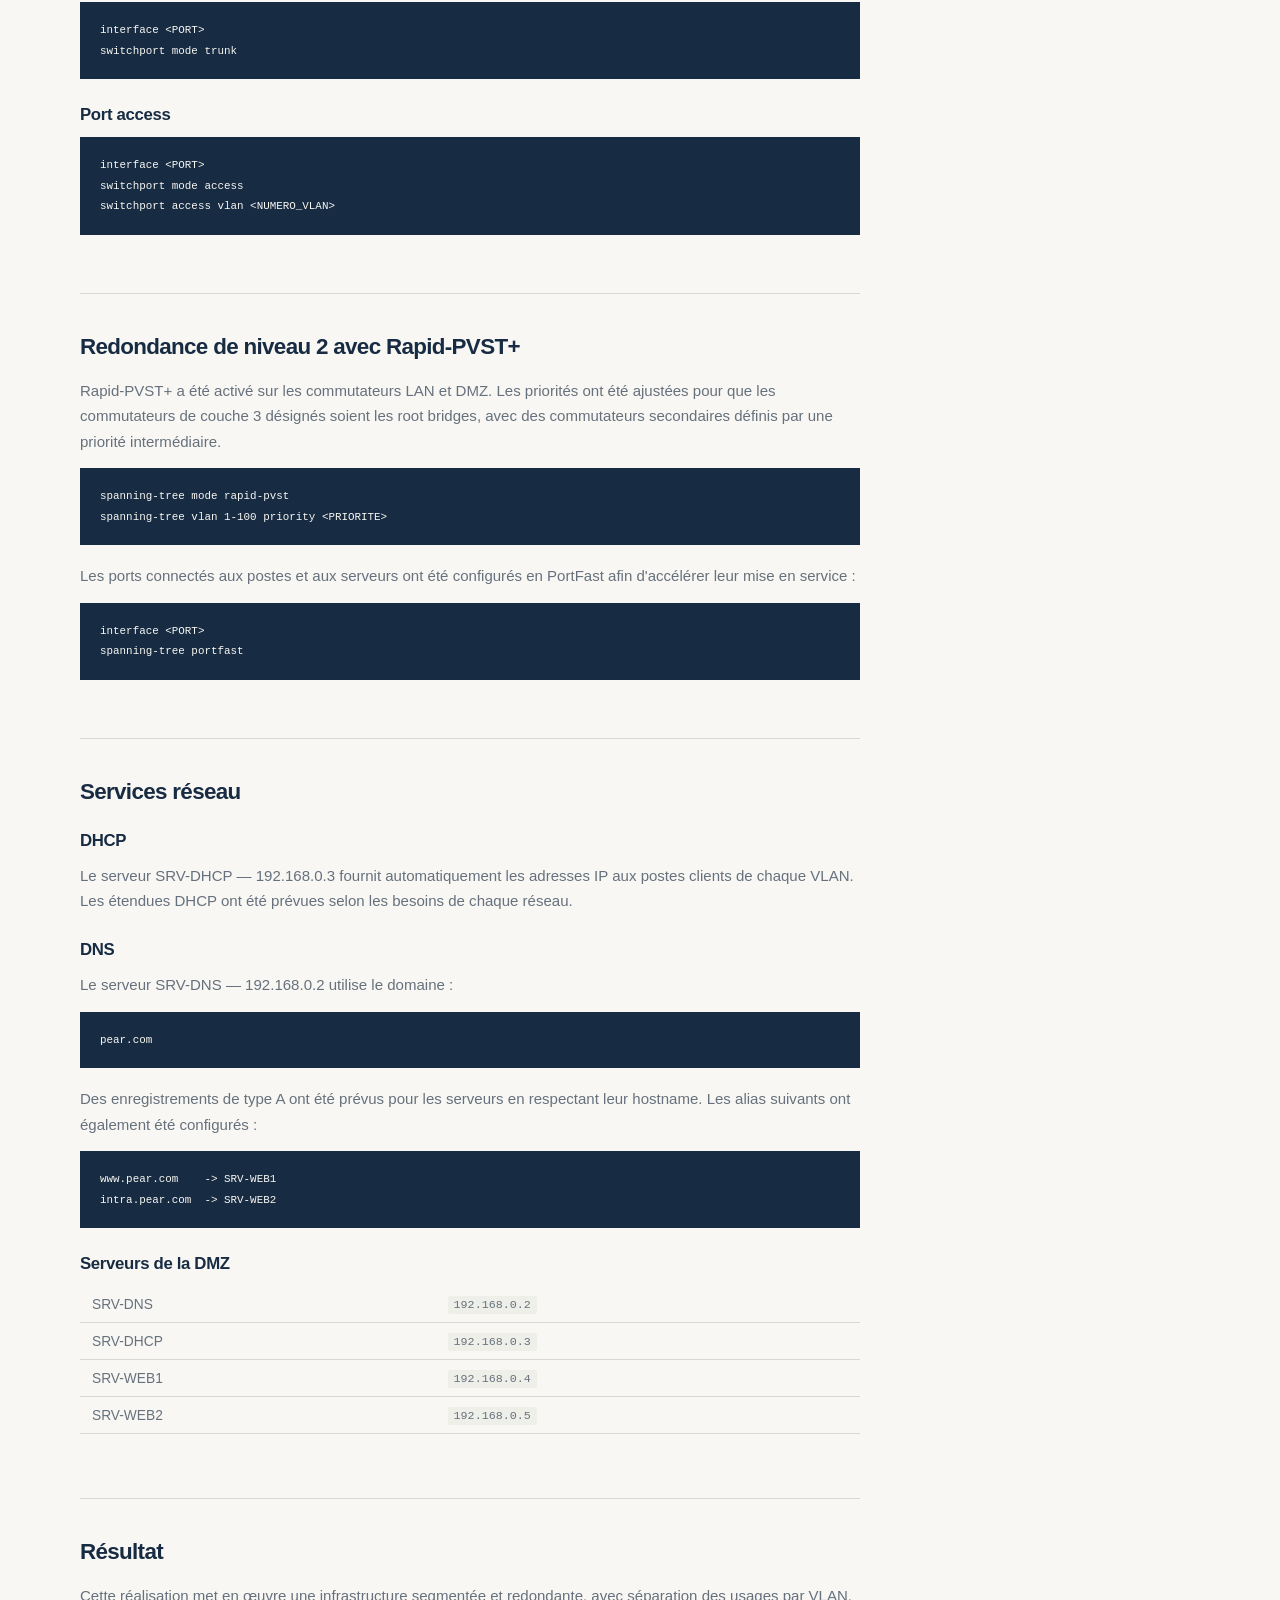
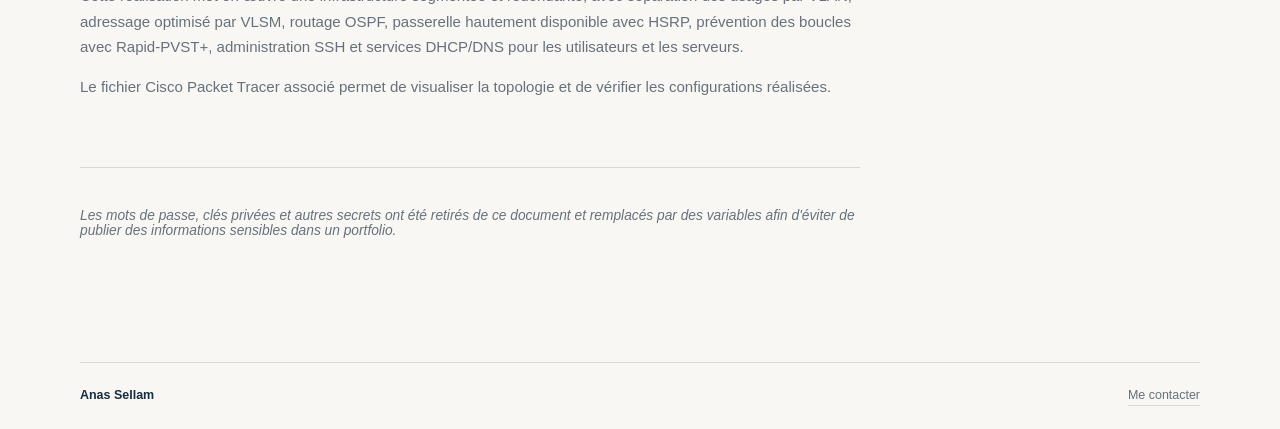
<file: projet-02.html>
<!DOCTYPE html>
<html lang="fr">
<head>
  <meta charset="UTF-8">
  <meta name="viewport" content="width=device-width, initial-scale=1.0">
  <meta name="description" content="Infrastructure réseau d'entreprise — Cisco Packet Tracer — Anas Sellam">
  <title>Infrastructure réseau d'entreprise — Anas Sellam</title>
  <link rel="stylesheet" href="style.css">
</head>
<body>
  <div class="site">
    <header class="header">
      <a class="brand" href="index.html#accueil" aria-label="Accueil — Anas Sellam">AS</a>

      <nav class="nav" aria-label="Navigation principale">
        <a href="index.html#projets">Projets</a>
        <a href="https://www.linkedin.com/in/anas-sellam/" target="_blank" rel="noopener noreferrer">
          LinkedIn <span aria-hidden="true">↗</span>
        </a>
        <a href="mailto:sellam_anas@outlook.com">
          Email <span aria-hidden="true">↗</span>
        </a>
      </nav>
    </header>

    <main>
      <section class="detail">
        <a class="back-link" href="index.html#projets">
          <span aria-hidden="true">←</span> Retour aux projets
        </a>

        <div class="detail-header">
          <p class="label">Infrastructure · Cisco Packet Tracer</p>
          <h1>Infrastructure réseau d'entreprise</h1>
          <p>
            Conception et configuration d'une infrastructure réseau simulée
            sous Cisco Packet Tracer, avec segmentation par VLAN, plan
            d'adressage VLSM, routage dynamique OSPF et services réseau.
          </p>
          <div class="detail-tags">
            <span>Cisco Packet Tracer</span>
            <span>VLSM</span>
            <span>OSPF</span>
            <span>HSRP</span>
            <span>Rapid-PVST+</span>
            <span>DHCP</span>
            <span>DNS</span>
            <span>SSH</span>
          </div>

          <a class="download-btn" href="projet-02.pkt" download>
            <span aria-hidden="true">⬇</span> Télécharger le fichier Packet Tracer
          </a>
        </div>

        <div class="detail-image">
          <img src="topologie-projet-02.png" alt="Topologie du réseau : VLAN LAN (Direction, Comptabilité, IT, Hotline, SAV, Ventes), zone WAN avec routeurs, et DMZ avec serveurs DNS, DHCP et Web">
        </div>

        <div class="detail-section">
          <h2>Présentation</h2>
          <p>
            Conception et configuration d'une infrastructure réseau simulée
            sous Cisco Packet Tracer, avec segmentation par VLAN, plan
            d'adressage VLSM, routage dynamique et services réseau.
          </p>
          <p>
            Le projet comprend des routeurs, des commutateurs de couche 2 et
            3, une DMZ ainsi que des serveurs DHCP, DNS et Web.
          </p>
        </div>

        <div class="detail-section">
          <h2>Environnement technique</h2>
          <ul>
            <li>Cisco Packet Tracer</li>
            <li>Routeurs Cisco PT-Empty</li>
            <li>Commutateurs Cisco Catalyst 2960 et 3650</li>
            <li>Routage inter-VLAN avec sous-interfaces 802.1Q</li>
            <li>Routage dynamique OSPF</li>
            <li>Haute disponibilité HSRP</li>
            <li>Commutation et redondance RSTP / Rapid-PVST+</li>
            <li>Services DHCP, DNS et Web</li>
          </ul>
        </div>

        <div class="detail-section">
          <h2>Architecture et adressage</h2>
          <p>
            Le plan d'adressage a été construit à partir du réseau privé
            192.168.0.0/16, avec la méthode VLSM afin d'adapter la taille de
            chaque sous-réseau au nombre de postes prévu.
          </p>
          <table class="detail-table">
            <thead>
              <tr><th>Zone</th><th>Réseau</th><th>Masque</th><th>Passerelle</th></tr>
            </thead>
            <tbody>
              <tr><td>DMZ</td><td><code>192.168.0.0/25</code></td><td><code>255.255.255.128</code></td><td><code>192.168.0.1</code></td></tr>
              <tr><td>VLAN 50 — Hotline</td><td><code>192.168.0.128/26</code></td><td><code>255.255.255.192</code></td><td><code>192.168.0.129</code></td></tr>
              <tr><td>VLAN 30 — Vente</td><td><code>192.168.0.192/26</code></td><td><code>255.255.255.192</code></td><td><code>192.168.0.193</code></td></tr>
              <tr><td>VLAN 20 — Comptabilité</td><td><code>192.168.1.0/27</code></td><td><code>255.255.255.224</code></td><td><code>192.168.1.1</code></td></tr>
              <tr><td>VLAN 10 — Direction/RH</td><td><code>192.168.1.32/27</code></td><td><code>255.255.255.224</code></td><td><code>192.168.1.33</code></td></tr>
              <tr><td>VLAN 90 — IT</td><td><code>192.168.1.64/27</code></td><td><code>255.255.255.224</code></td><td><code>192.168.1.65</code></td></tr>
              <tr><td>VLAN 40 — SAV</td><td><code>192.168.1.96/27</code></td><td><code>255.255.255.224</code></td><td><code>192.168.1.97</code></td></tr>
              <tr><td>Liaisons WAN</td><td><code>192.168.1.128/29</code> à <code>192.168.1.156/29</code></td><td><code>255.255.255.248</code></td><td>Selon la liaison</td></tr>
            </tbody>
          </table>
          <p>
            Les passerelles sont positionnées au début de chaque réseau. Les
            liaisons WAN utilisent des sous-réseaux dimensionnés pour deux
            équipements.
          </p>
        </div>

        <div class="detail-section">
          <h2>VLAN configurés</h2>
          <pre><code>VLAN 10  Direction et RH
VLAN 20  Comptabilité
VLAN 30  Vente
VLAN 40  SAV
VLAN 50  Hotline
VLAN 90  IT</code></pre>
          <p>
            Les ports reliant deux équipements réseau sont configurés en
            trunk. Les ports reliant un poste ou un serveur sont configurés
            en access dans le VLAN correspondant.
          </p>
        </div>

        <div class="detail-section">
          <h2>Configuration de base des équipements Cisco</h2>
          <p>
            La configuration de base suivante a été appliquée aux routeurs et
            aux commutateurs. Le mot de passe d'origine n'est pas reproduit
            dans ce document destiné au portfolio.
          </p>
          <pre><code>enable
configure terminal
hostname &lt;NOM_MACHINE&gt;
enable secret &lt;MOT_DE_PASSE&gt;
ip domain name pear.com
username Admin secret &lt;MOT_DE_PASSE&gt;
crypto key generate rsa
1024
line vty 0 4
transport input ssh
login local</code></pre>
          <p>
            Cette configuration permet l'identification des équipements, la
            sécurisation du mode privilégié et l'administration distante en
            SSH.
          </p>
        </div>

        <div class="detail-section">
          <h2>Routage inter-VLAN et relais DHCP</h2>
          <p>
            Le routeur connecté au commutateur de couche 3 utilise des
            sous-interfaces afin de fournir une passerelle à chaque VLAN.
          </p>
          <pre><code>interface gigabitEthernet 6/0.&lt;NUMERO_VLAN&gt;
encapsulation dot1Q &lt;NUMERO_VLAN&gt;
ip address &lt;PASSERELLE_VLAN&gt; &lt;MASQUE&gt;
ip helper-address 192.168.0.3</code></pre>
          <p>
            Le relais DHCP redirige les requêtes des VLAN vers le serveur
            SRV-DHCP — 192.168.0.3.
          </p>
        </div>

        <div class="detail-section">
          <h2>Routage OSPF</h2>
          <p>
            Le routage dynamique a été configuré avec le processus OSPF 500,
            dans l'area 0. Les réseaux directement connectés aux routeurs
            sont annoncés, notamment les liaisons WAN, les VLAN du LAN et la
            DMZ.
          </p>
          <pre><code>router ospf 500
network &lt;ADRESSE_RESEAU&gt; &lt;WILDCARD&gt; area 0</code></pre>
        </div>

        <div class="detail-section">
          <h2>Haute disponibilité HSRP</h2>
          <p>
            HSRP a été mis en place sur les routeurs de la DMZ afin de
            fournir une passerelle virtuelle. RT-DMZ-01 est le routeur
            prioritaire.
          </p>
          <pre><code>interface &lt;INTERFACE_DMZ&gt;
standby version 2
standby 10 ip 192.168.0.1
standby 10 priority 250
standby 10 preempt</code></pre>
          <p>
            Sur le routeur secondaire, la même adresse virtuelle est utilisée
            avec une priorité plus faible :
          </p>
          <pre><code>interface &lt;INTERFACE_DMZ&gt;
standby version 2
standby 10 ip 192.168.0.1
standby 10 priority 7</code></pre>
        </div>

        <div class="detail-section">
          <h2>Configuration des commutateurs</h2>
          <h3>Adresse de gestion</h3>
          <p>
            Les commutateurs de la partie VLAN sont administrés depuis le
            VLAN IT.
          </p>
          <pre><code>ip default-gateway 172.16.1.65
interface vlan 90
ip address &lt;IP_DE_GESTION&gt; 255.255.255.224
no shutdown</code></pre>

          <h3>Création des VLAN</h3>
          <pre><code>vlan &lt;NUMERO_VLAN&gt;
name &lt;NOM_VLAN&gt;</code></pre>

          <h3>Port trunk</h3>
          <pre><code>interface &lt;PORT&gt;
switchport mode trunk</code></pre>

          <h3>Port access</h3>
          <pre><code>interface &lt;PORT&gt;
switchport mode access
switchport access vlan &lt;NUMERO_VLAN&gt;</code></pre>
        </div>

        <div class="detail-section">
          <h2>Redondance de niveau 2 avec Rapid-PVST+</h2>
          <p>
            Rapid-PVST+ a été activé sur les commutateurs LAN et DMZ. Les
            priorités ont été ajustées pour que les commutateurs de couche 3
            désignés soient les root bridges, avec des commutateurs
            secondaires définis par une priorité intermédiaire.
          </p>
          <pre><code>spanning-tree mode rapid-pvst
spanning-tree vlan 1-100 priority &lt;PRIORITE&gt;</code></pre>
          <p>
            Les ports connectés aux postes et aux serveurs ont été configurés
            en PortFast afin d'accélérer leur mise en service :
          </p>
          <pre><code>interface &lt;PORT&gt;
spanning-tree portfast</code></pre>
        </div>

        <div class="detail-section">
          <h2>Services réseau</h2>
          <h3>DHCP</h3>
          <p>
            Le serveur SRV-DHCP — 192.168.0.3 fournit automatiquement les
            adresses IP aux postes clients de chaque VLAN. Les étendues DHCP
            ont été prévues selon les besoins de chaque réseau.
          </p>

          <h3>DNS</h3>
          <p>Le serveur SRV-DNS — 192.168.0.2 utilise le domaine :</p>
          <pre><code>pear.com</code></pre>
          <p>
            Des enregistrements de type A ont été prévus pour les serveurs en
            respectant leur hostname. Les alias suivants ont également été
            configurés :
          </p>
          <pre><code>www.pear.com    -&gt; SRV-WEB1
intra.pear.com  -&gt; SRV-WEB2</code></pre>

          <h3>Serveurs de la DMZ</h3>
          <table class="detail-table">
            <tbody>
              <tr><td>SRV-DNS</td><td><code>192.168.0.2</code></td></tr>
              <tr><td>SRV-DHCP</td><td><code>192.168.0.3</code></td></tr>
              <tr><td>SRV-WEB1</td><td><code>192.168.0.4</code></td></tr>
              <tr><td>SRV-WEB2</td><td><code>192.168.0.5</code></td></tr>
            </tbody>
          </table>
        </div>

        <div class="detail-section">
          <h2>Résultat</h2>
          <p>
            Cette réalisation met en œuvre une infrastructure segmentée et
            redondante, avec séparation des usages par VLAN, adressage
            optimisé par VLSM, routage OSPF, passerelle hautement disponible
            avec HSRP, prévention des boucles avec Rapid-PVST+, administration
            SSH et services DHCP/DNS pour les utilisateurs et les serveurs.
          </p>
          <p>
            Le fichier Cisco Packet Tracer associé permet de visualiser la
            topologie et de vérifier les configurations réalisées.
          </p>
        </div>

        <p class="detail-note">
          Les mots de passe, clés privées et autres secrets ont été retirés de
          ce document et remplacés par des variables afin d'éviter de publier
          des informations sensibles dans un portfolio.
        </p>
      </section>
    </main>

    <footer class="footer">
      <span>Anas Sellam</span>
      <a href="mailto:sellam_anas@outlook.com">Me contacter</a>
    </footer>
  </div>
</body>
</html>
</file>
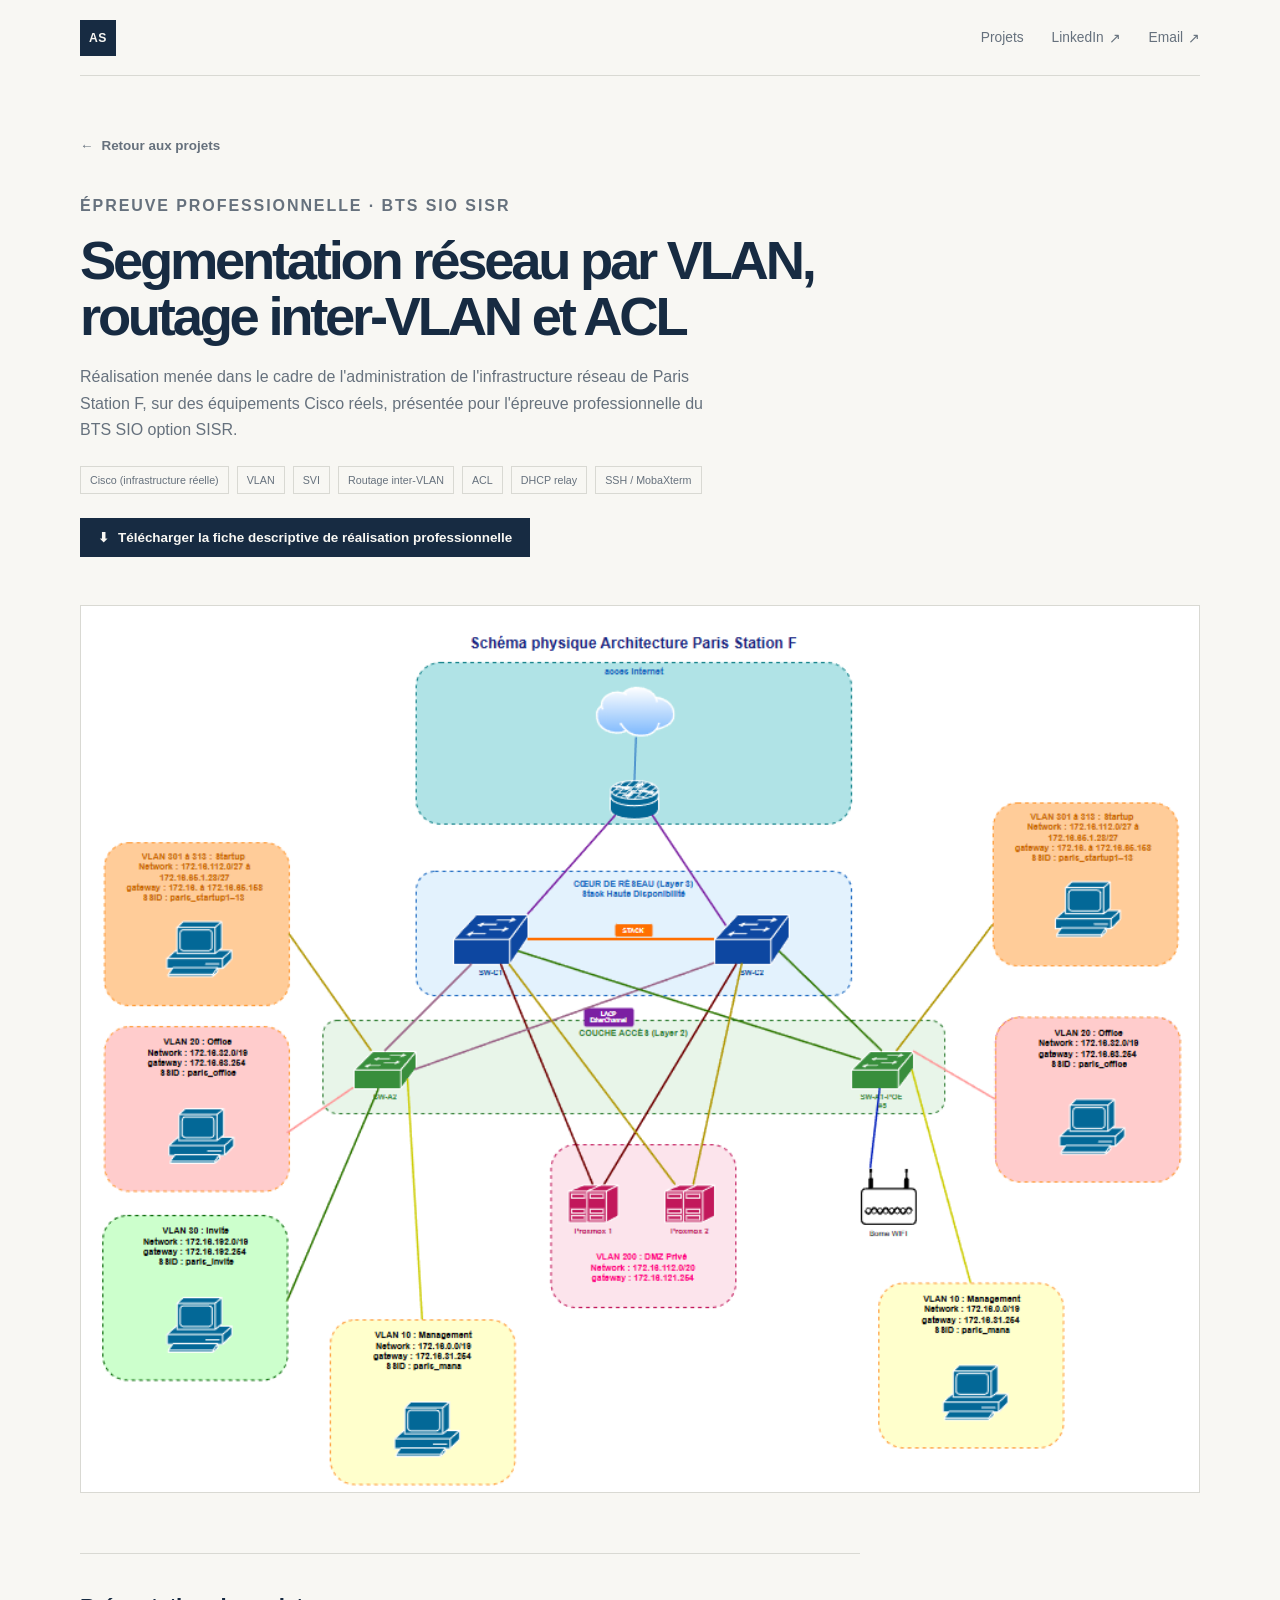
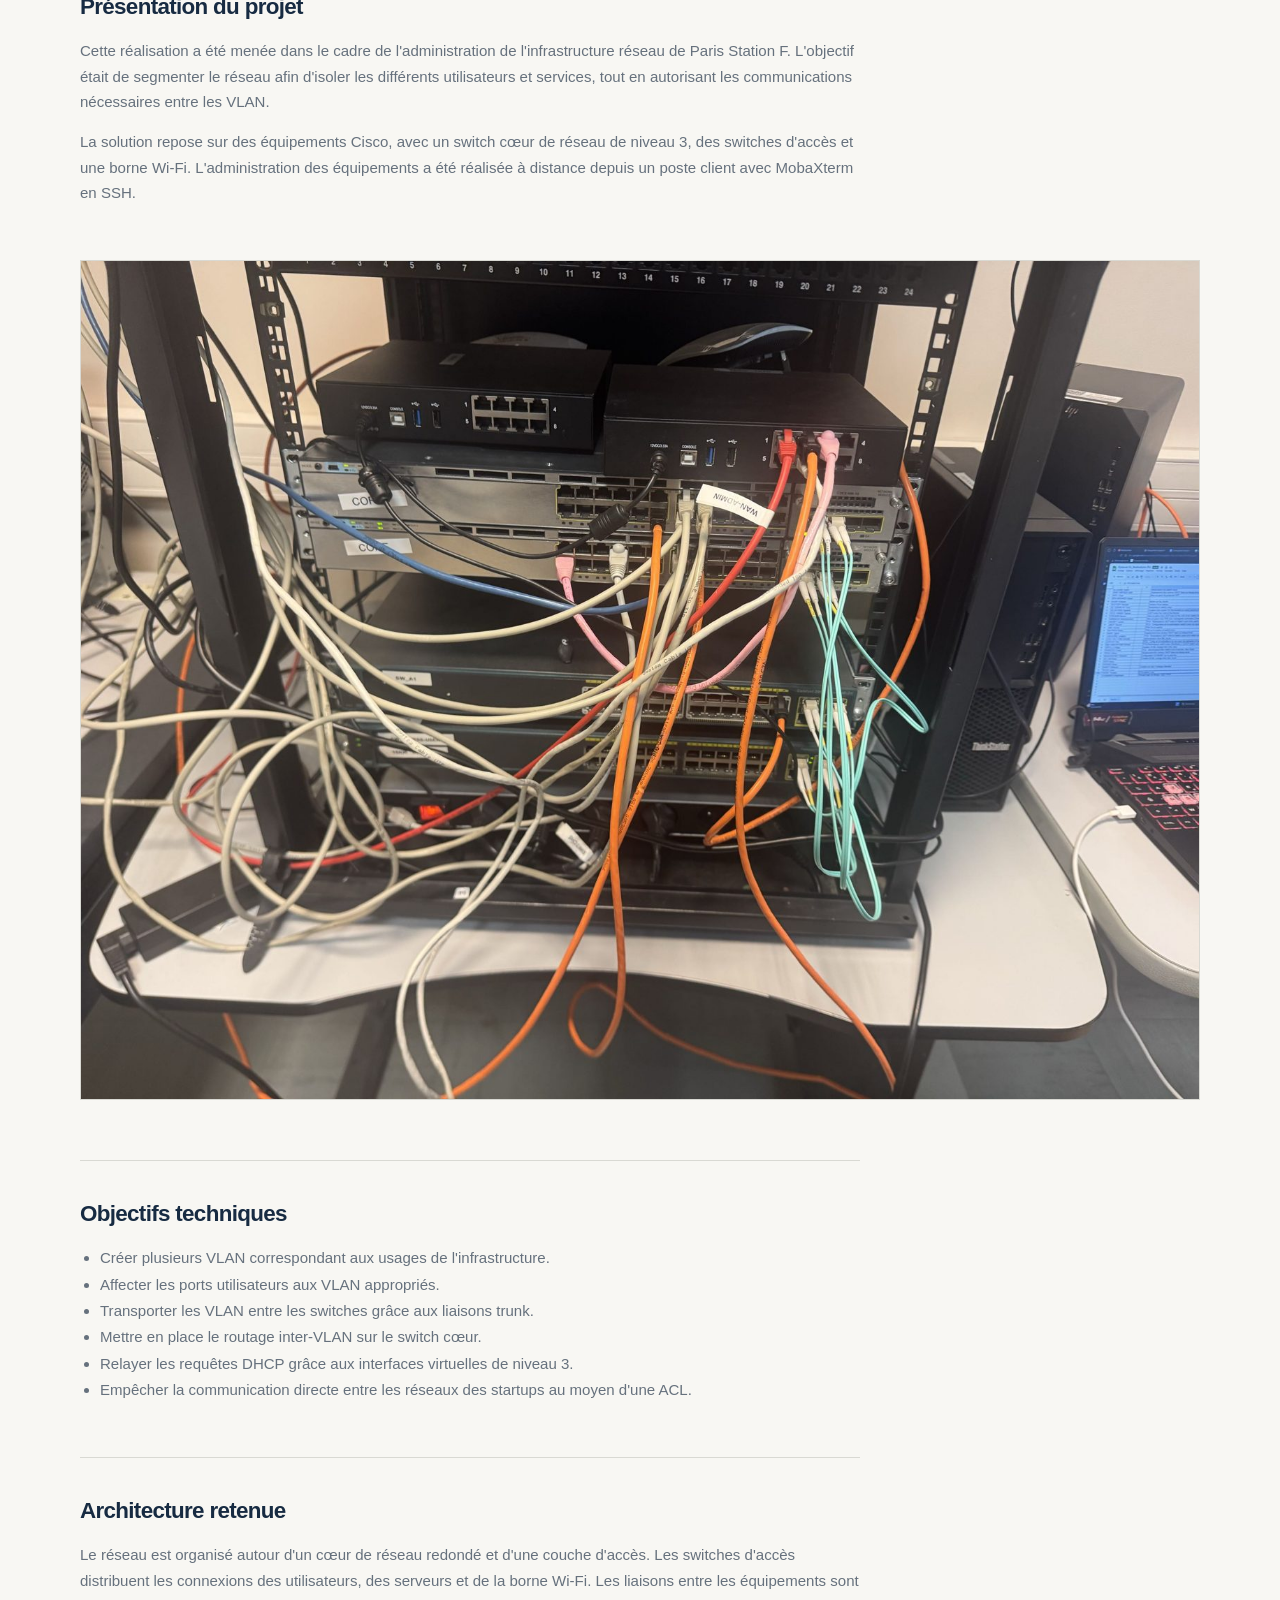
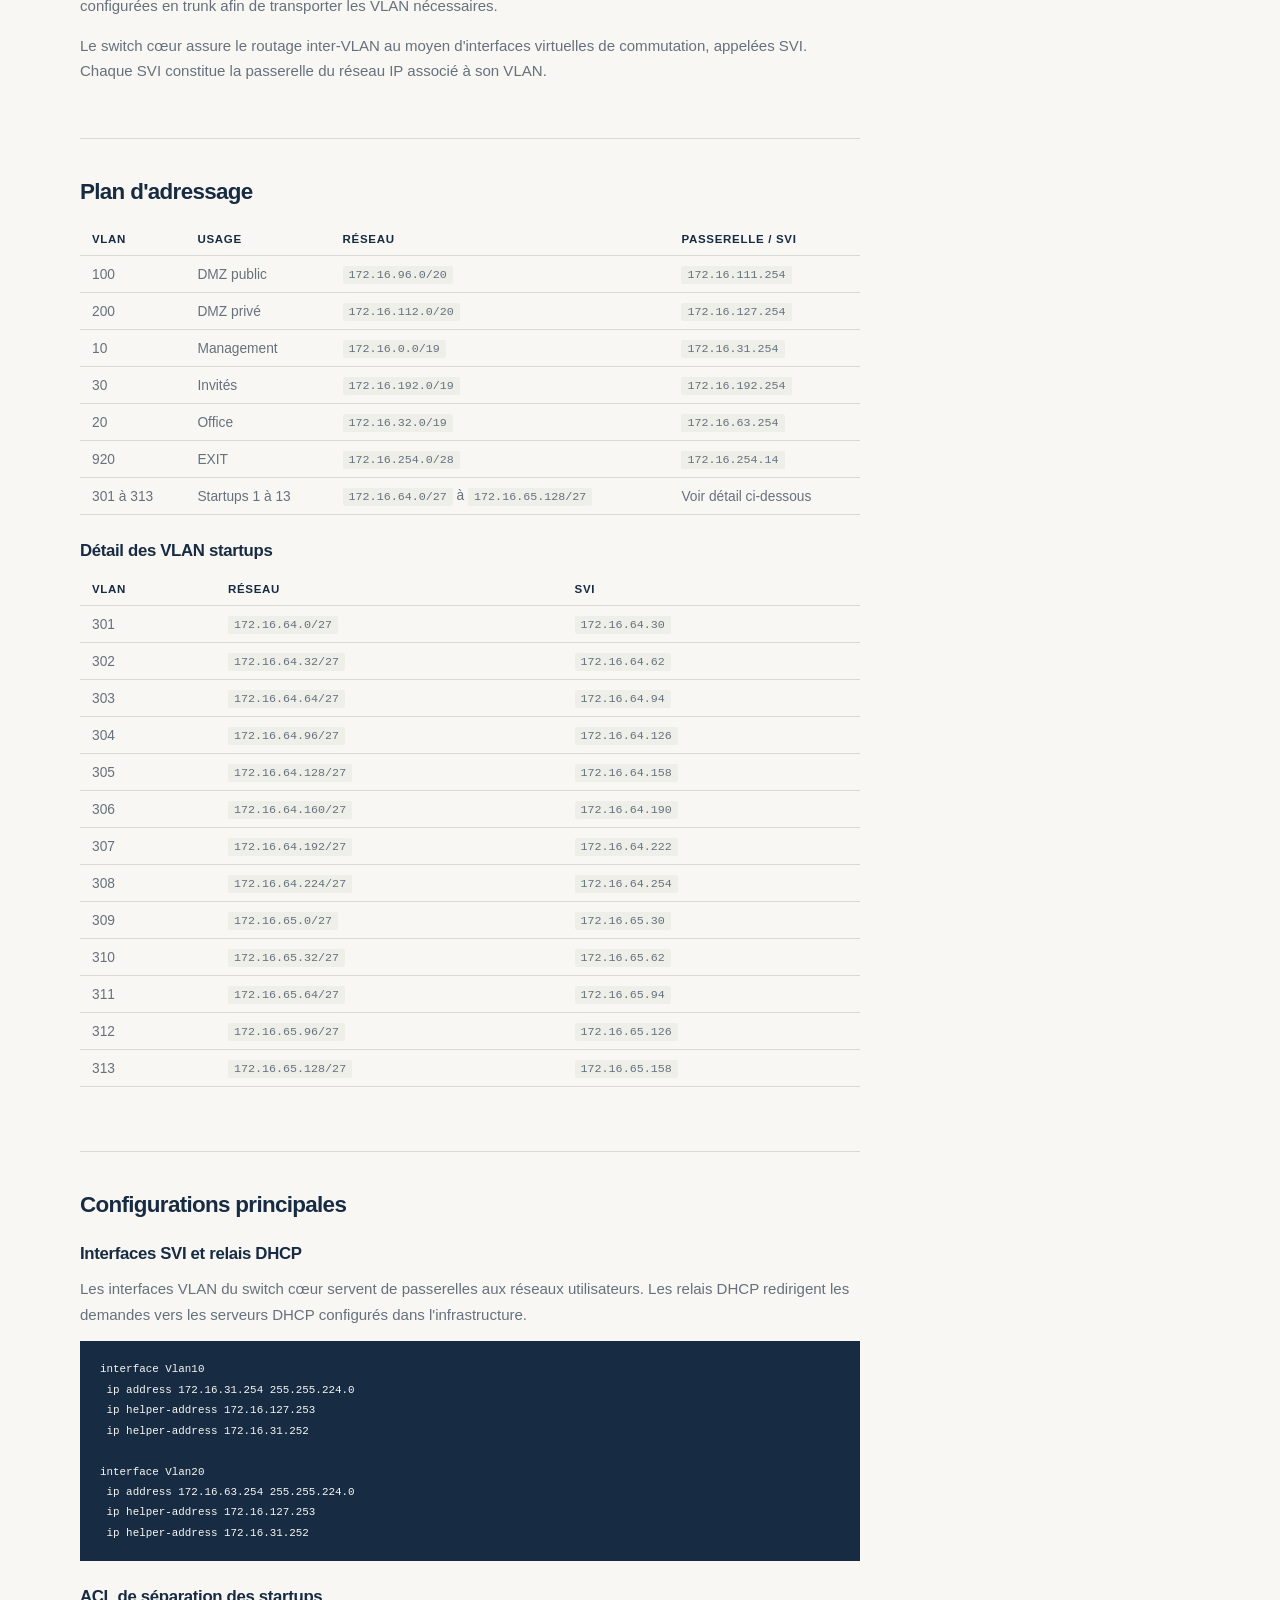
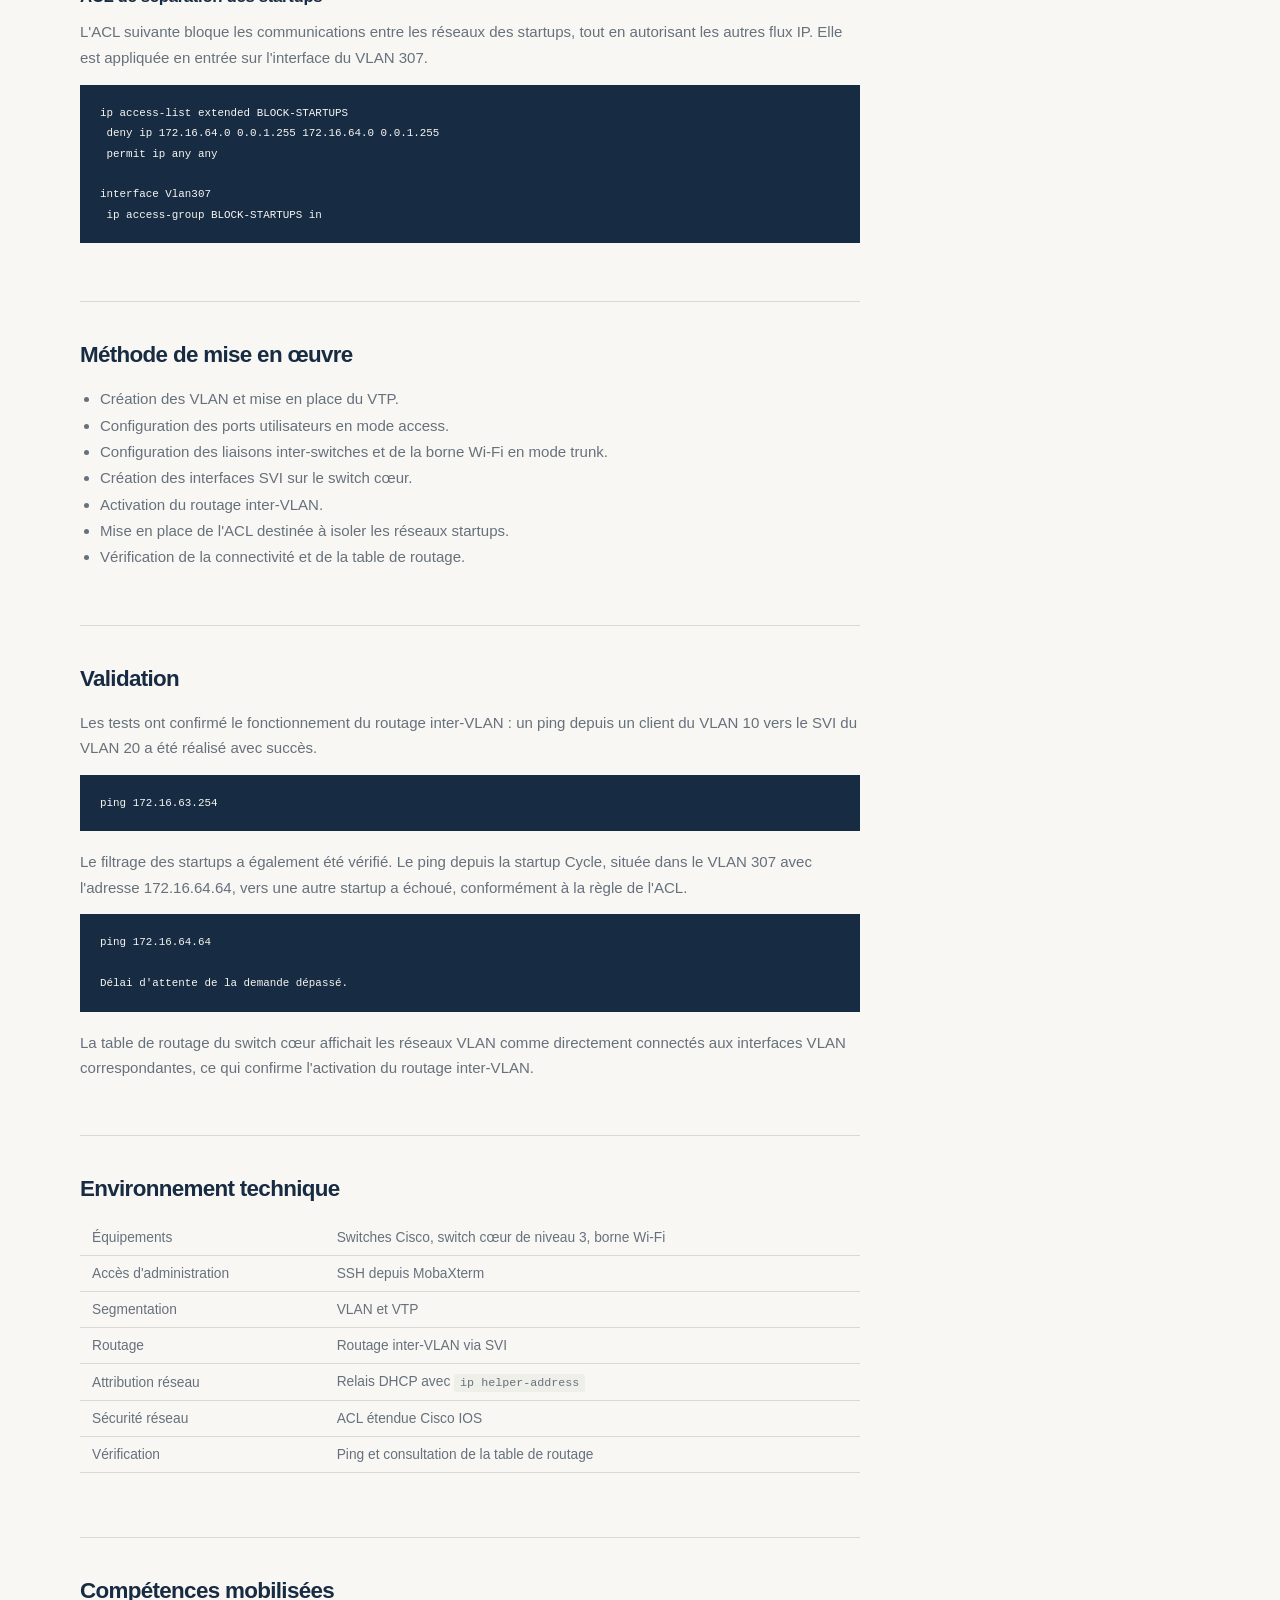
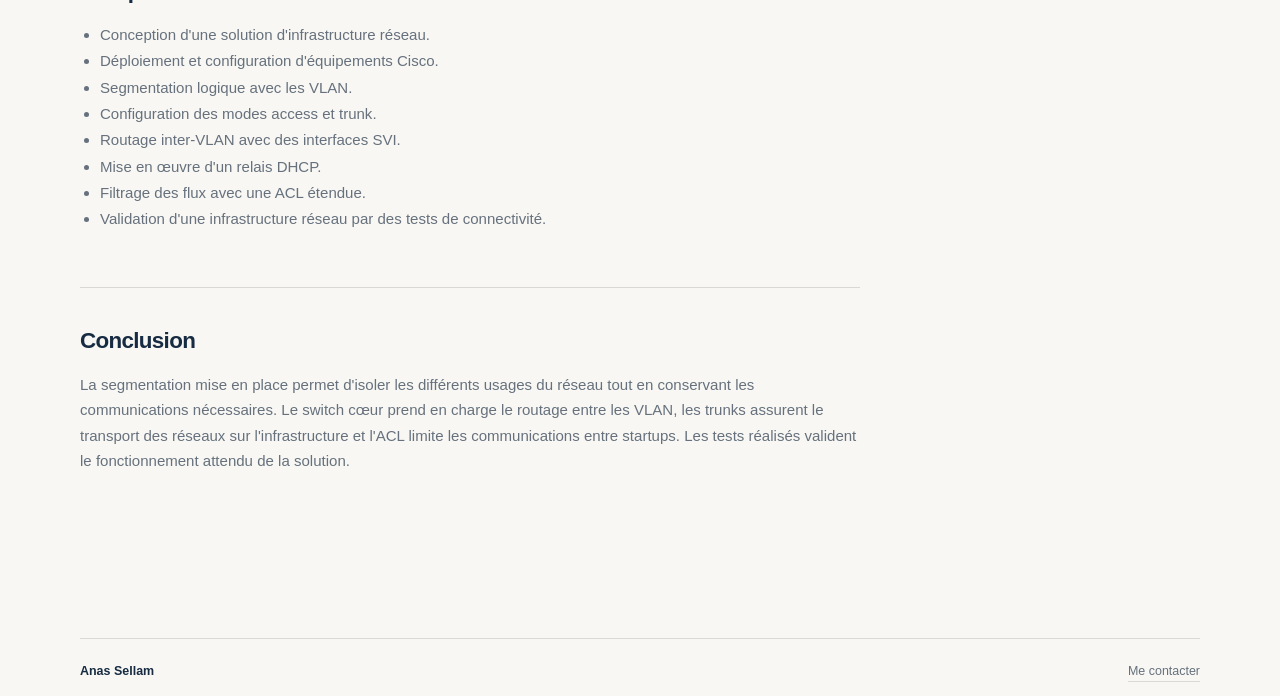
<file: projet-03.html>
<!DOCTYPE html>
<html lang="fr">
<head>
  <meta charset="UTF-8">
  <meta name="viewport" content="width=device-width, initial-scale=1.0">
  <meta name="description" content="Segmentation réseau par VLAN, routage inter-VLAN et ACL — Anas Sellam">
  <title>Segmentation réseau par VLAN et ACL — Anas Sellam</title>
  <link rel="stylesheet" href="style.css">
</head>
<body>
  <div class="site">
    <header class="header">
      <a class="brand" href="index.html#accueil" aria-label="Accueil — Anas Sellam">AS</a>

      <nav class="nav" aria-label="Navigation principale">
        <a href="index.html#projets">Projets</a>
        <a href="https://www.linkedin.com/in/anas-sellam/" target="_blank" rel="noopener noreferrer">
          LinkedIn <span aria-hidden="true">↗</span>
        </a>
        <a href="mailto:sellam_anas@outlook.com">
          Email <span aria-hidden="true">↗</span>
        </a>
      </nav>
    </header>

    <main>
      <section class="detail">
        <a class="back-link" href="index.html#projets">
          <span aria-hidden="true">←</span> Retour aux projets
        </a>

        <div class="detail-header">
          <p class="label">Épreuve professionnelle · BTS SIO SISR</p>
          <h1>Segmentation réseau par VLAN, routage inter-VLAN et ACL</h1>
          <p>
            Réalisation menée dans le cadre de l'administration de
            l'infrastructure réseau de Paris Station F, sur des équipements
            Cisco réels, présentée pour l'épreuve professionnelle du BTS SIO
            option SISR.
          </p>
          <div class="detail-tags">
            <span>Cisco (infrastructure réelle)</span>
            <span>VLAN</span>
            <span>SVI</span>
            <span>Routage inter-VLAN</span>
            <span>ACL</span>
            <span>DHCP relay</span>
            <span>SSH / MobaXterm</span>
          </div>

          <a class="download-btn" href="projet-03-fiche-descriptive.pdf" download>
            <span aria-hidden="true">⬇</span> Télécharger la fiche descriptive de réalisation professionnelle
          </a>
        </div>

        <div class="detail-image">
          <img src="schema-projet-03.png" alt="Schéma physique de l'architecture réseau de Paris Station F : accès Internet, cœur de réseau redondé, couche d'accès, VLAN Management, Office, Invités, DMZ privée et VLAN startups">
        </div>

        <div class="detail-section">
          <h2>Présentation du projet</h2>
          <p>
            Cette réalisation a été menée dans le cadre de l'administration
            de l'infrastructure réseau de Paris Station F. L'objectif était
            de segmenter le réseau afin d'isoler les différents utilisateurs
            et services, tout en autorisant les communications nécessaires
            entre les VLAN.
          </p>
          <p>
            La solution repose sur des équipements Cisco, avec un switch
            cœur de réseau de niveau 3, des switches d'accès et une borne
            Wi-Fi. L'administration des équipements a été réalisée à
            distance depuis un poste client avec MobaXterm en SSH.
          </p>
        </div>

        <div class="detail-image">
          <img src="rack-projet-03.jpg" alt="Baie de brassage réelle avec les switches cœur de réseau et switches d'accès câblés, projet Paris Station F">
        </div>

        <div class="detail-section">
          <h2>Objectifs techniques</h2>
          <ul>
            <li>Créer plusieurs VLAN correspondant aux usages de l'infrastructure.</li>
            <li>Affecter les ports utilisateurs aux VLAN appropriés.</li>
            <li>Transporter les VLAN entre les switches grâce aux liaisons trunk.</li>
            <li>Mettre en place le routage inter-VLAN sur le switch cœur.</li>
            <li>Relayer les requêtes DHCP grâce aux interfaces virtuelles de niveau 3.</li>
            <li>Empêcher la communication directe entre les réseaux des startups au moyen d'une ACL.</li>
          </ul>
        </div>

        <div class="detail-section">
          <h2>Architecture retenue</h2>
          <p>
            Le réseau est organisé autour d'un cœur de réseau redondé et
            d'une couche d'accès. Les switches d'accès distribuent les
            connexions des utilisateurs, des serveurs et de la borne Wi-Fi.
            Les liaisons entre les équipements sont configurées en trunk afin
            de transporter les VLAN nécessaires.
          </p>
          <p>
            Le switch cœur assure le routage inter-VLAN au moyen
            d'interfaces virtuelles de commutation, appelées SVI. Chaque SVI
            constitue la passerelle du réseau IP associé à son VLAN.
          </p>
        </div>

        <div class="detail-section">
          <h2>Plan d'adressage</h2>
          <table class="detail-table">
            <thead>
              <tr><th>VLAN</th><th>Usage</th><th>Réseau</th><th>Passerelle / SVI</th></tr>
            </thead>
            <tbody>
              <tr><td>100</td><td>DMZ public</td><td><code>172.16.96.0/20</code></td><td><code>172.16.111.254</code></td></tr>
              <tr><td>200</td><td>DMZ privé</td><td><code>172.16.112.0/20</code></td><td><code>172.16.127.254</code></td></tr>
              <tr><td>10</td><td>Management</td><td><code>172.16.0.0/19</code></td><td><code>172.16.31.254</code></td></tr>
              <tr><td>30</td><td>Invités</td><td><code>172.16.192.0/19</code></td><td><code>172.16.192.254</code></td></tr>
              <tr><td>20</td><td>Office</td><td><code>172.16.32.0/19</code></td><td><code>172.16.63.254</code></td></tr>
              <tr><td>920</td><td>EXIT</td><td><code>172.16.254.0/28</code></td><td><code>172.16.254.14</code></td></tr>
              <tr><td>301 à 313</td><td>Startups 1 à 13</td><td><code>172.16.64.0/27</code> à <code>172.16.65.128/27</code></td><td>Voir détail ci-dessous</td></tr>
            </tbody>
          </table>

          <h3>Détail des VLAN startups</h3>
          <table class="detail-table">
            <thead>
              <tr><th>VLAN</th><th>Réseau</th><th>SVI</th></tr>
            </thead>
            <tbody>
              <tr><td>301</td><td><code>172.16.64.0/27</code></td><td><code>172.16.64.30</code></td></tr>
              <tr><td>302</td><td><code>172.16.64.32/27</code></td><td><code>172.16.64.62</code></td></tr>
              <tr><td>303</td><td><code>172.16.64.64/27</code></td><td><code>172.16.64.94</code></td></tr>
              <tr><td>304</td><td><code>172.16.64.96/27</code></td><td><code>172.16.64.126</code></td></tr>
              <tr><td>305</td><td><code>172.16.64.128/27</code></td><td><code>172.16.64.158</code></td></tr>
              <tr><td>306</td><td><code>172.16.64.160/27</code></td><td><code>172.16.64.190</code></td></tr>
              <tr><td>307</td><td><code>172.16.64.192/27</code></td><td><code>172.16.64.222</code></td></tr>
              <tr><td>308</td><td><code>172.16.64.224/27</code></td><td><code>172.16.64.254</code></td></tr>
              <tr><td>309</td><td><code>172.16.65.0/27</code></td><td><code>172.16.65.30</code></td></tr>
              <tr><td>310</td><td><code>172.16.65.32/27</code></td><td><code>172.16.65.62</code></td></tr>
              <tr><td>311</td><td><code>172.16.65.64/27</code></td><td><code>172.16.65.94</code></td></tr>
              <tr><td>312</td><td><code>172.16.65.96/27</code></td><td><code>172.16.65.126</code></td></tr>
              <tr><td>313</td><td><code>172.16.65.128/27</code></td><td><code>172.16.65.158</code></td></tr>
            </tbody>
          </table>
        </div>

        <div class="detail-section">
          <h2>Configurations principales</h2>
          <h3>Interfaces SVI et relais DHCP</h3>
          <p>
            Les interfaces VLAN du switch cœur servent de passerelles aux
            réseaux utilisateurs. Les relais DHCP redirigent les demandes
            vers les serveurs DHCP configurés dans l'infrastructure.
          </p>
          <pre><code>interface Vlan10
 ip address 172.16.31.254 255.255.224.0
 ip helper-address 172.16.127.253
 ip helper-address 172.16.31.252

interface Vlan20
 ip address 172.16.63.254 255.255.224.0
 ip helper-address 172.16.127.253
 ip helper-address 172.16.31.252</code></pre>

          <h3>ACL de séparation des startups</h3>
          <p>
            L'ACL suivante bloque les communications entre les réseaux des
            startups, tout en autorisant les autres flux IP. Elle est
            appliquée en entrée sur l'interface du VLAN 307.
          </p>
          <pre><code>ip access-list extended BLOCK-STARTUPS
 deny ip 172.16.64.0 0.0.1.255 172.16.64.0 0.0.1.255
 permit ip any any

interface Vlan307
 ip access-group BLOCK-STARTUPS in</code></pre>
        </div>

        <div class="detail-section">
          <h2>Méthode de mise en œuvre</h2>
          <ul>
            <li>Création des VLAN et mise en place du VTP.</li>
            <li>Configuration des ports utilisateurs en mode access.</li>
            <li>Configuration des liaisons inter-switches et de la borne Wi-Fi en mode trunk.</li>
            <li>Création des interfaces SVI sur le switch cœur.</li>
            <li>Activation du routage inter-VLAN.</li>
            <li>Mise en place de l'ACL destinée à isoler les réseaux startups.</li>
            <li>Vérification de la connectivité et de la table de routage.</li>
          </ul>
        </div>

        <div class="detail-section">
          <h2>Validation</h2>
          <p>
            Les tests ont confirmé le fonctionnement du routage inter-VLAN :
            un ping depuis un client du VLAN 10 vers le SVI du VLAN 20 a été
            réalisé avec succès.
          </p>
          <pre><code>ping 172.16.63.254</code></pre>
          <p>
            Le filtrage des startups a également été vérifié. Le ping depuis
            la startup Cycle, située dans le VLAN 307 avec l'adresse
            172.16.64.64, vers une autre startup a échoué, conformément à la
            règle de l'ACL.
          </p>
          <pre><code>ping 172.16.64.64

Délai d'attente de la demande dépassé.</code></pre>
          <p>
            La table de routage du switch cœur affichait les réseaux VLAN
            comme directement connectés aux interfaces VLAN correspondantes,
            ce qui confirme l'activation du routage inter-VLAN.
          </p>
        </div>

        <div class="detail-section">
          <h2>Environnement technique</h2>
          <table class="detail-table">
            <tbody>
              <tr><td>Équipements</td><td>Switches Cisco, switch cœur de niveau 3, borne Wi-Fi</td></tr>
              <tr><td>Accès d'administration</td><td>SSH depuis MobaXterm</td></tr>
              <tr><td>Segmentation</td><td>VLAN et VTP</td></tr>
              <tr><td>Routage</td><td>Routage inter-VLAN via SVI</td></tr>
              <tr><td>Attribution réseau</td><td>Relais DHCP avec <code>ip helper-address</code></td></tr>
              <tr><td>Sécurité réseau</td><td>ACL étendue Cisco IOS</td></tr>
              <tr><td>Vérification</td><td>Ping et consultation de la table de routage</td></tr>
            </tbody>
          </table>
        </div>

        <div class="detail-section">
          <h2>Compétences mobilisées</h2>
          <ul>
            <li>Conception d'une solution d'infrastructure réseau.</li>
            <li>Déploiement et configuration d'équipements Cisco.</li>
            <li>Segmentation logique avec les VLAN.</li>
            <li>Configuration des modes access et trunk.</li>
            <li>Routage inter-VLAN avec des interfaces SVI.</li>
            <li>Mise en œuvre d'un relais DHCP.</li>
            <li>Filtrage des flux avec une ACL étendue.</li>
            <li>Validation d'une infrastructure réseau par des tests de connectivité.</li>
          </ul>
        </div>

        <div class="detail-section">
          <h2>Conclusion</h2>
          <p>
            La segmentation mise en place permet d'isoler les différents
            usages du réseau tout en conservant les communications
            nécessaires. Le switch cœur prend en charge le routage entre les
            VLAN, les trunks assurent le transport des réseaux sur
            l'infrastructure et l'ACL limite les communications entre
            startups. Les tests réalisés valident le fonctionnement attendu
            de la solution.
          </p>
        </div>
      </section>
    </main>

    <footer class="footer">
      <span>Anas Sellam</span>
      <a href="mailto:sellam_anas@outlook.com">Me contacter</a>
    </footer>
  </div>
</body>
</html>
</file>
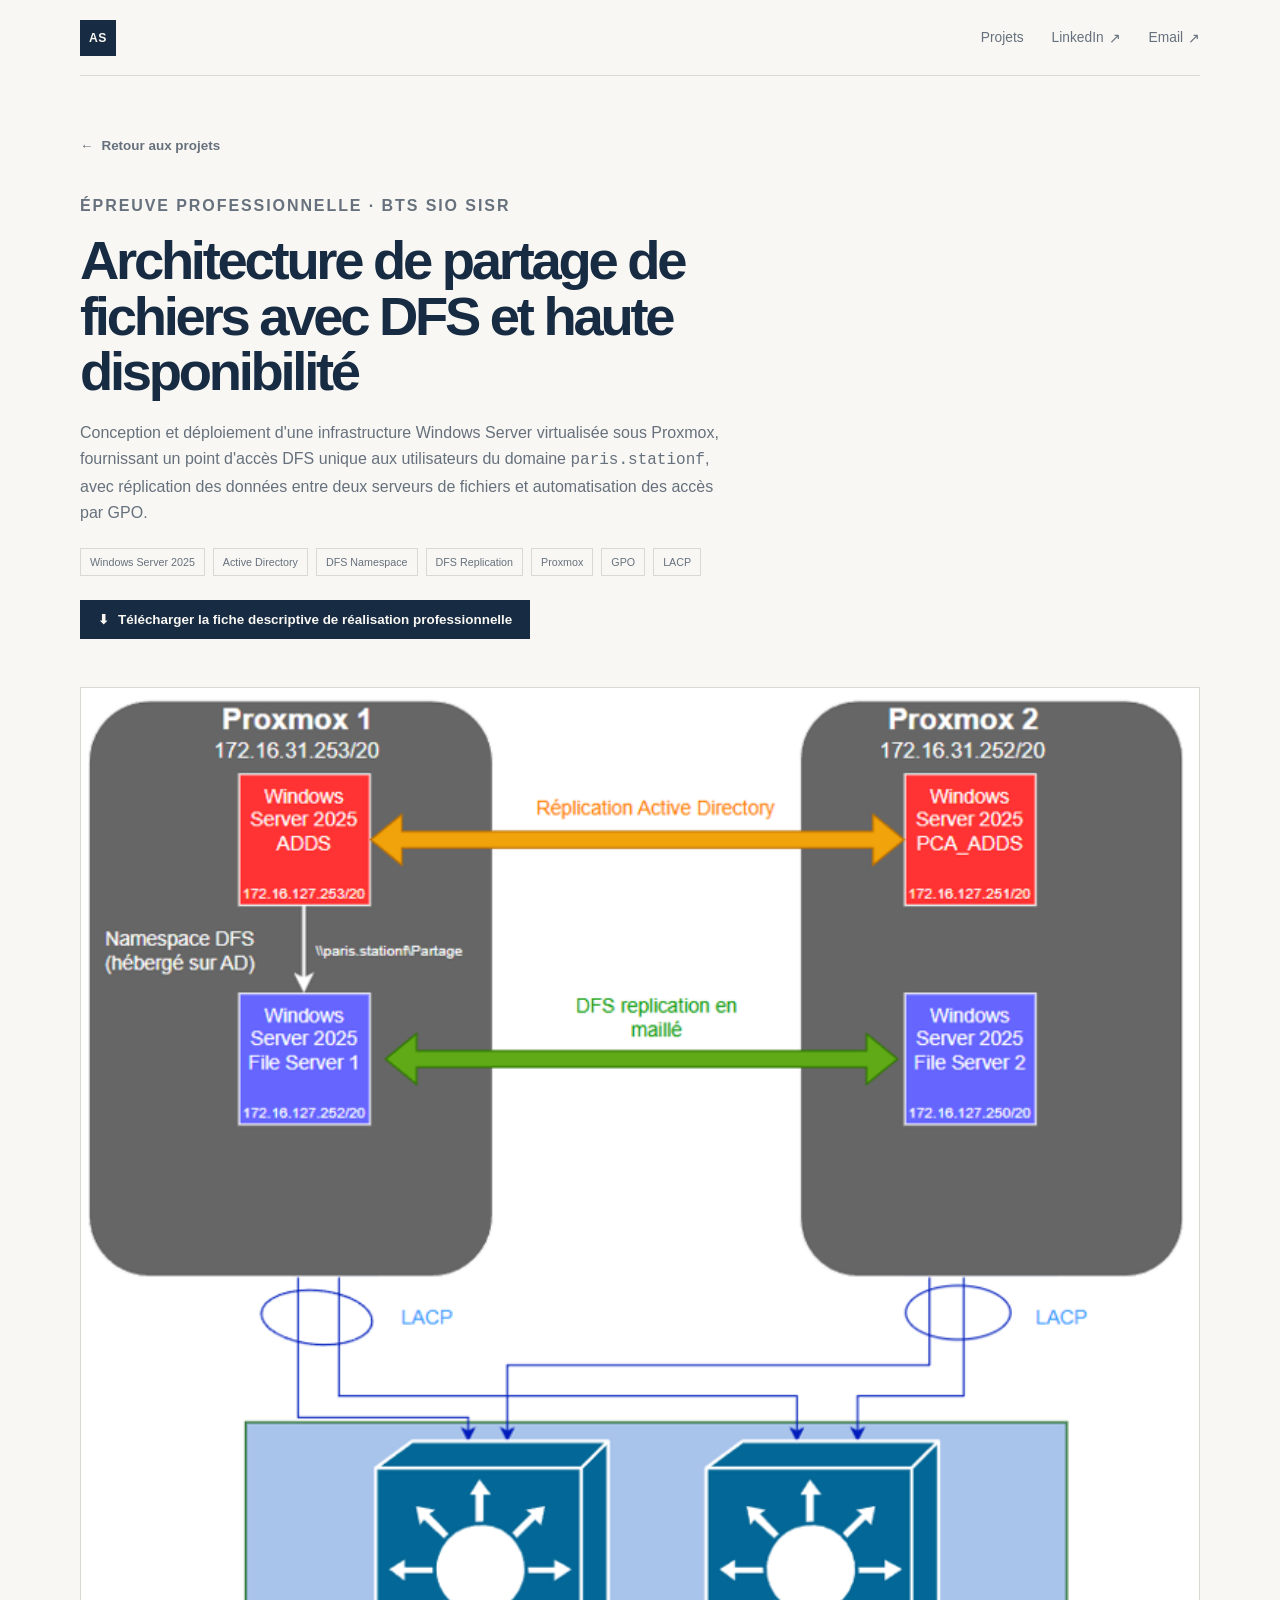
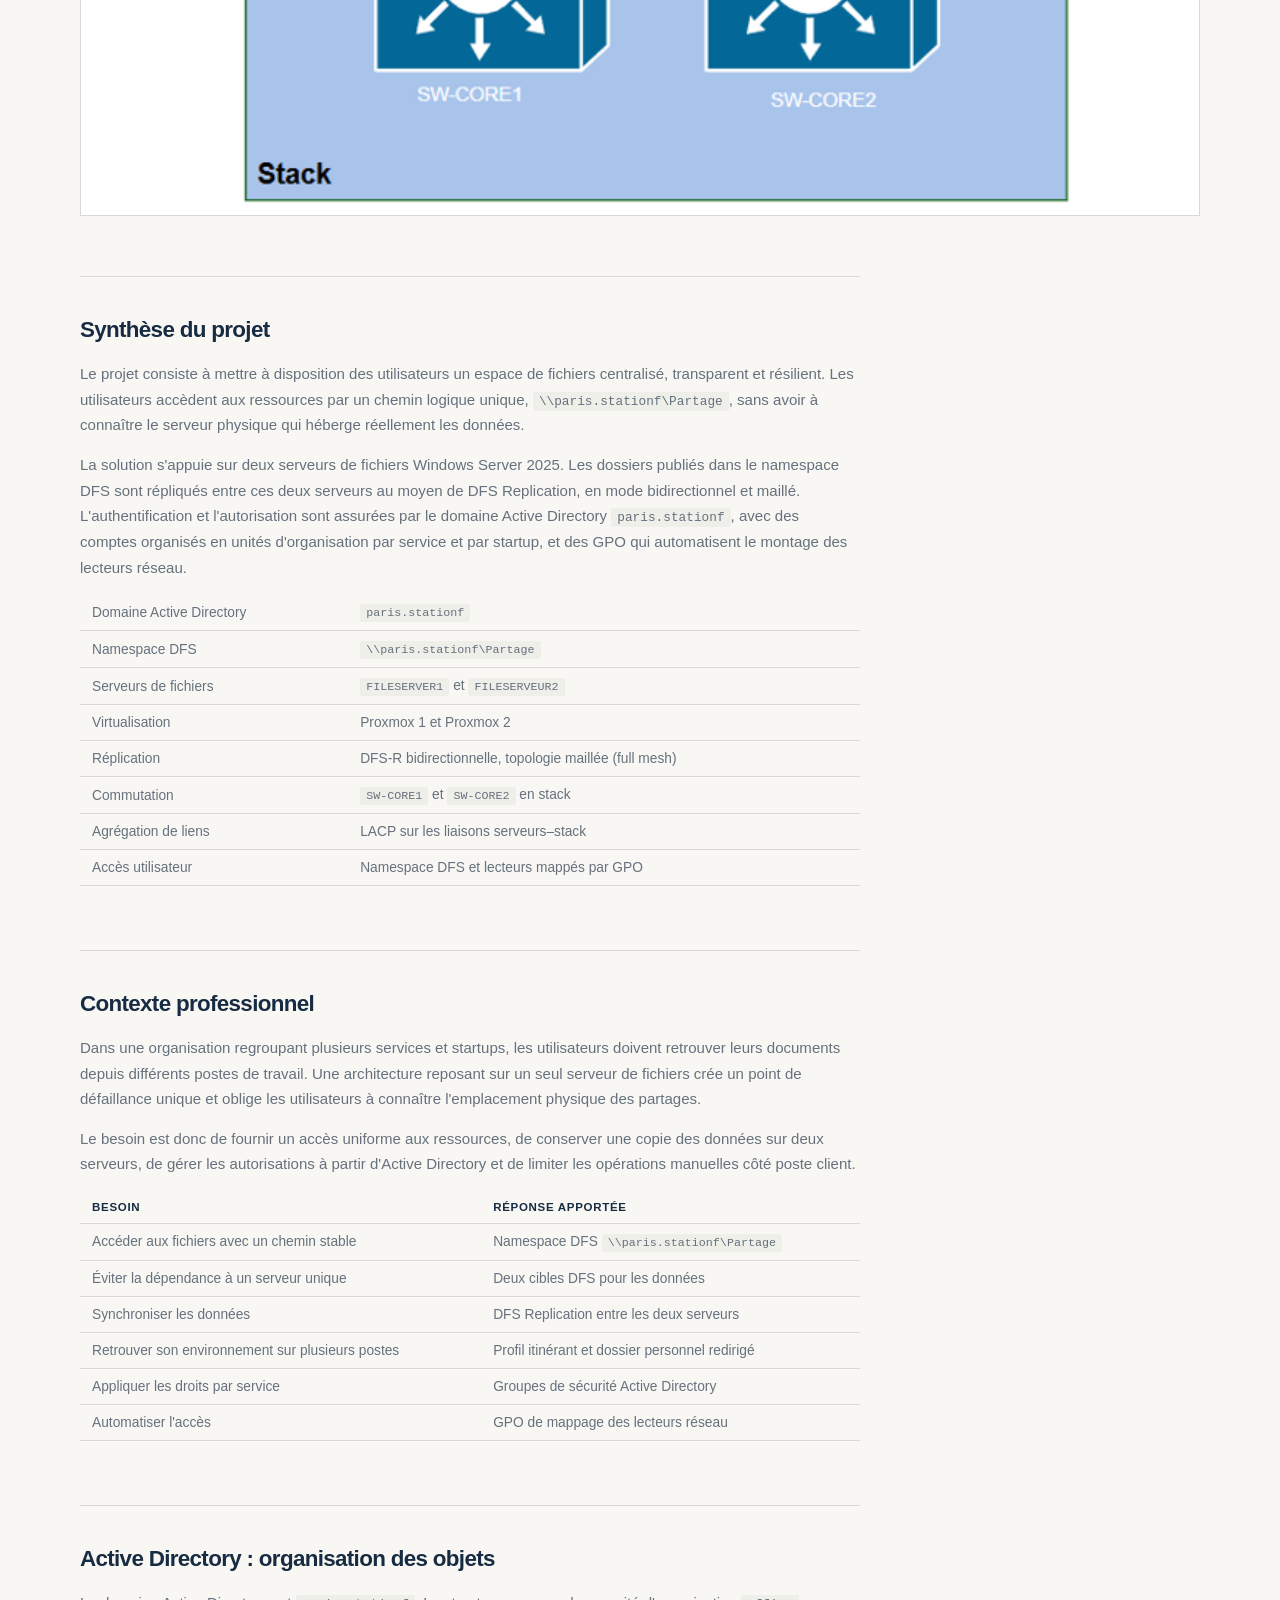
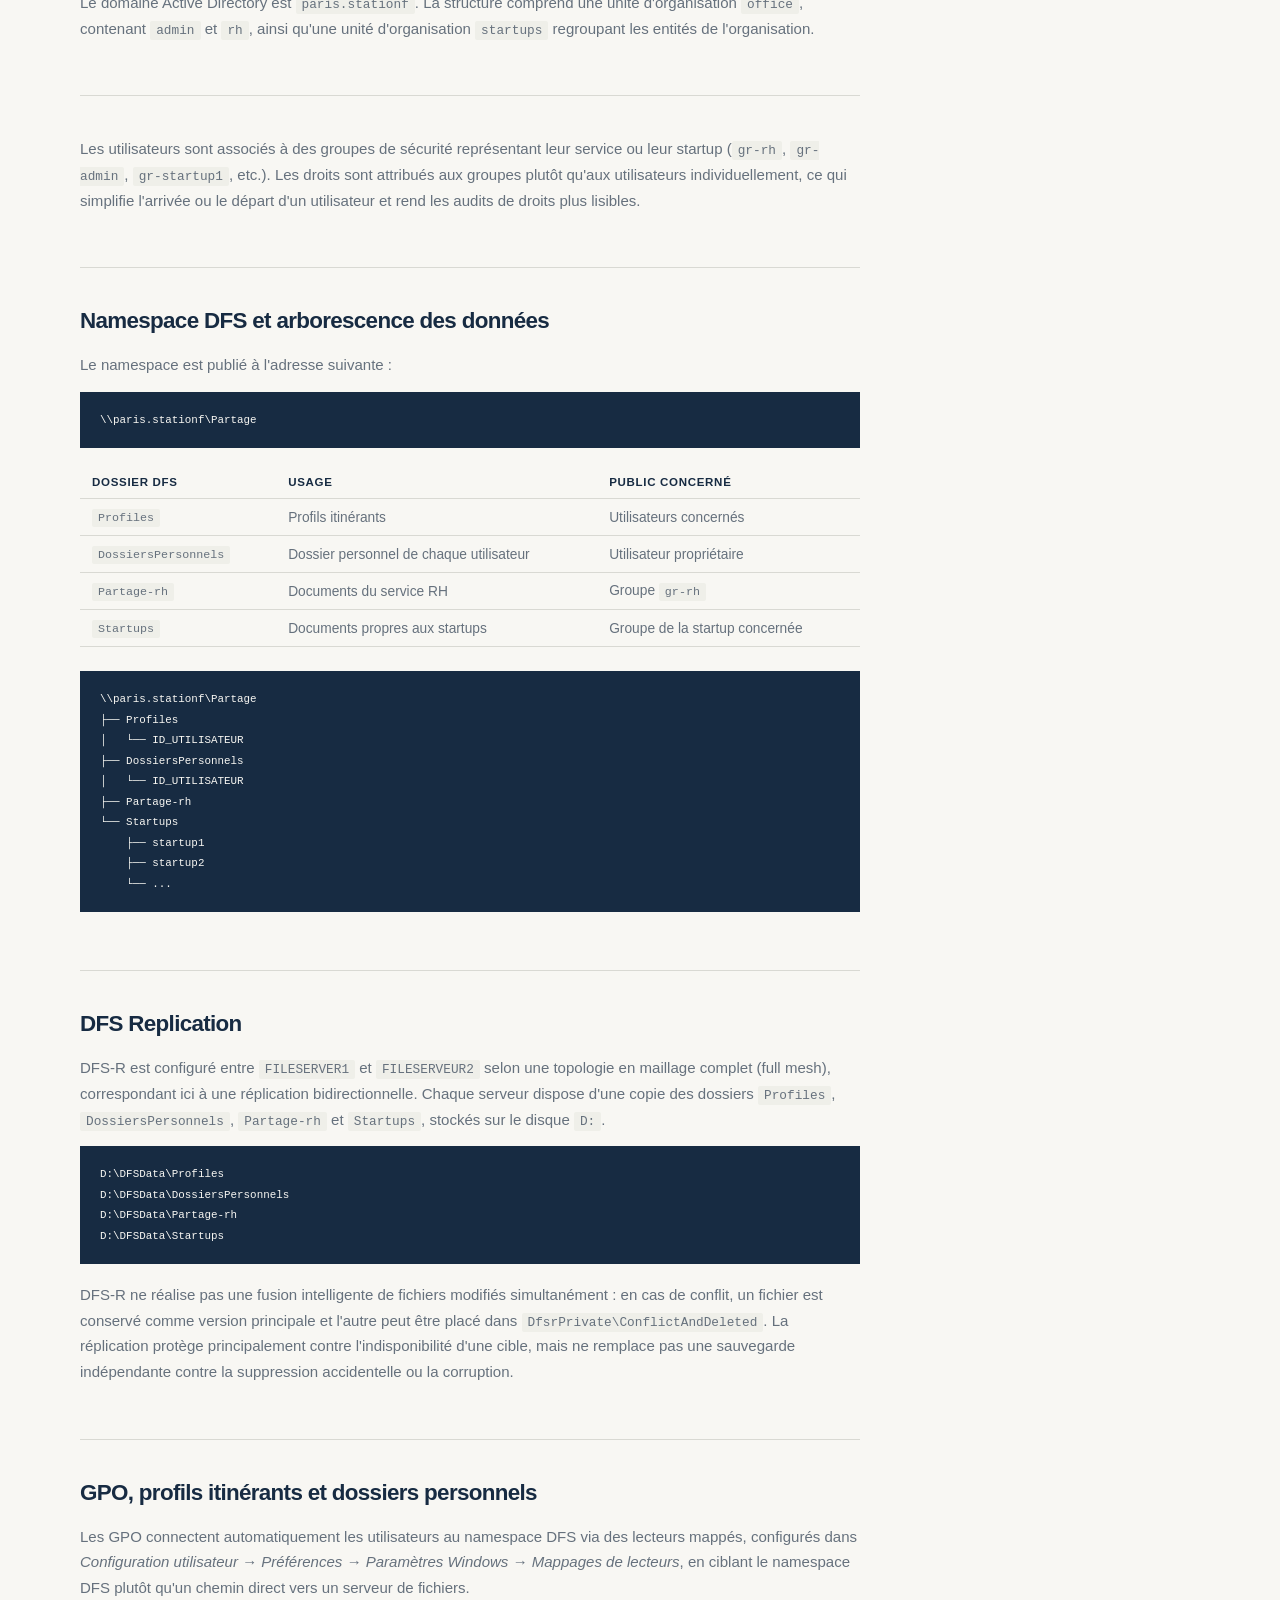
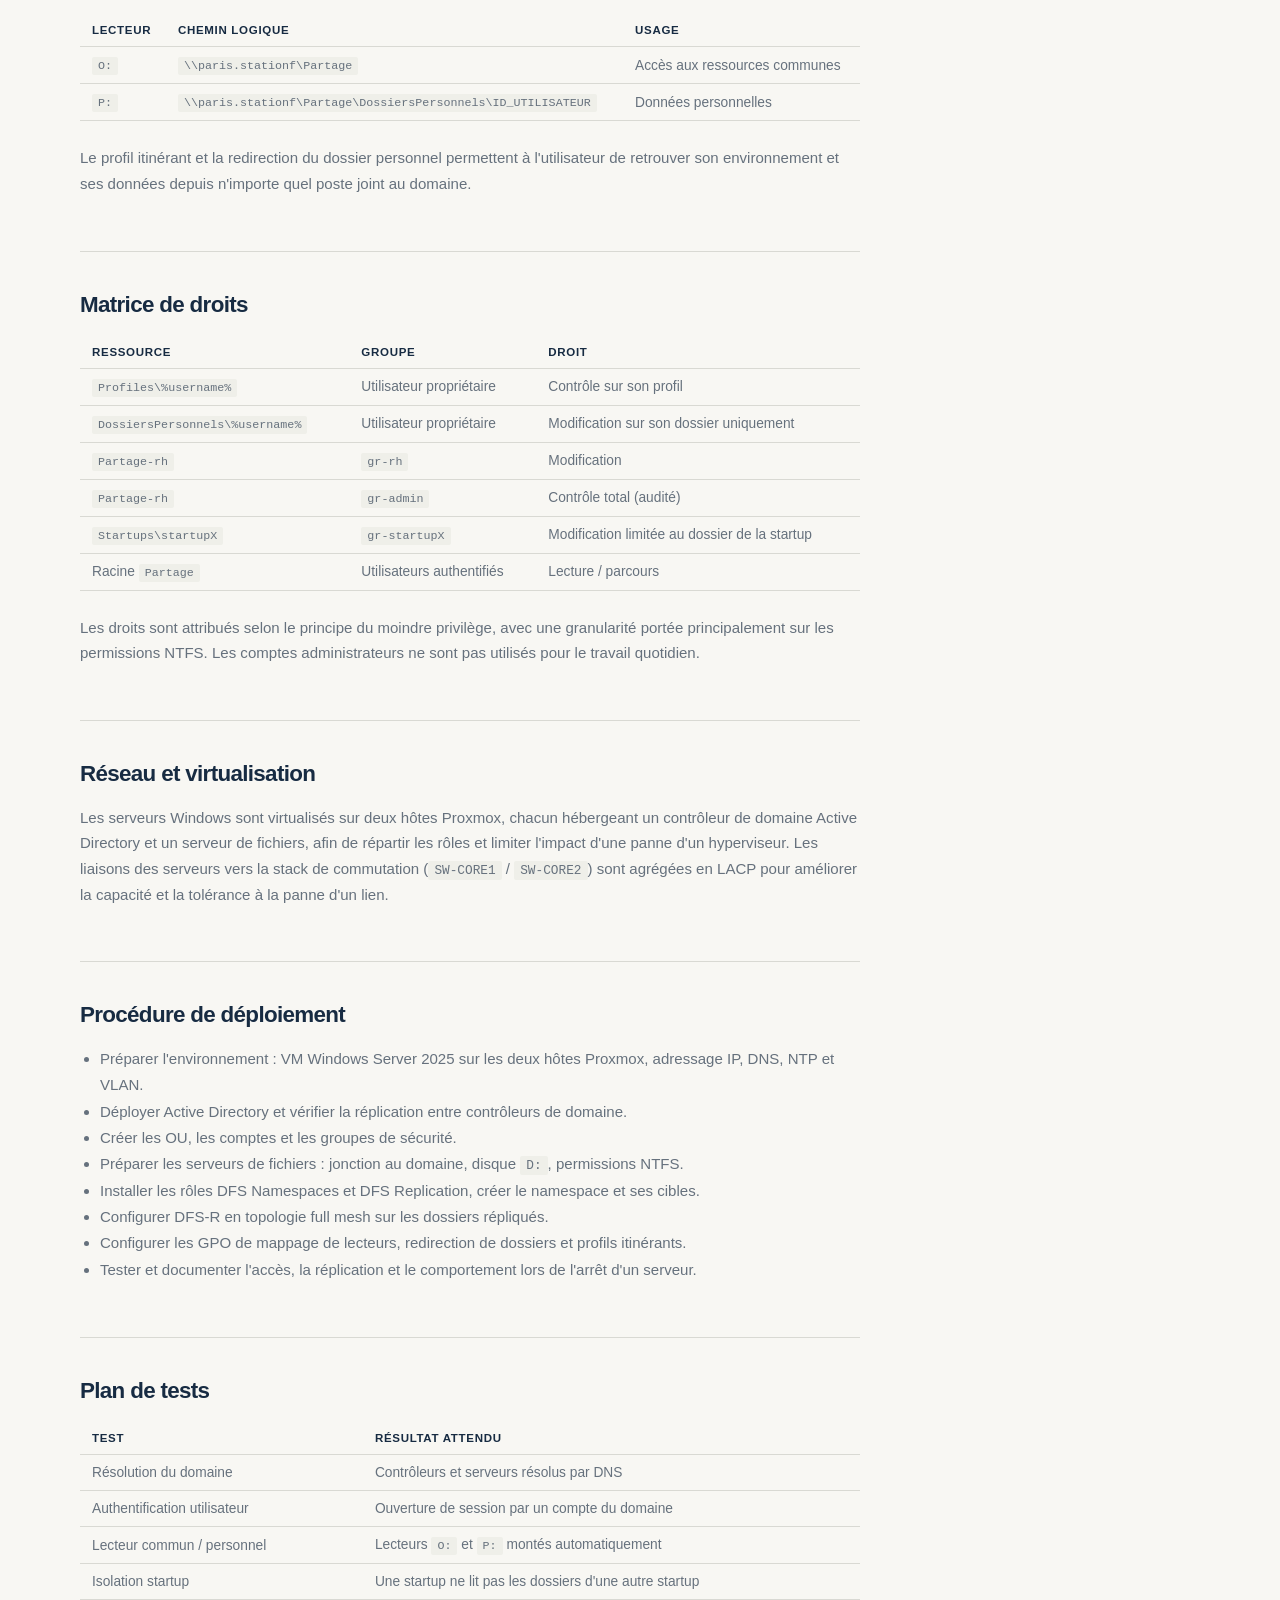
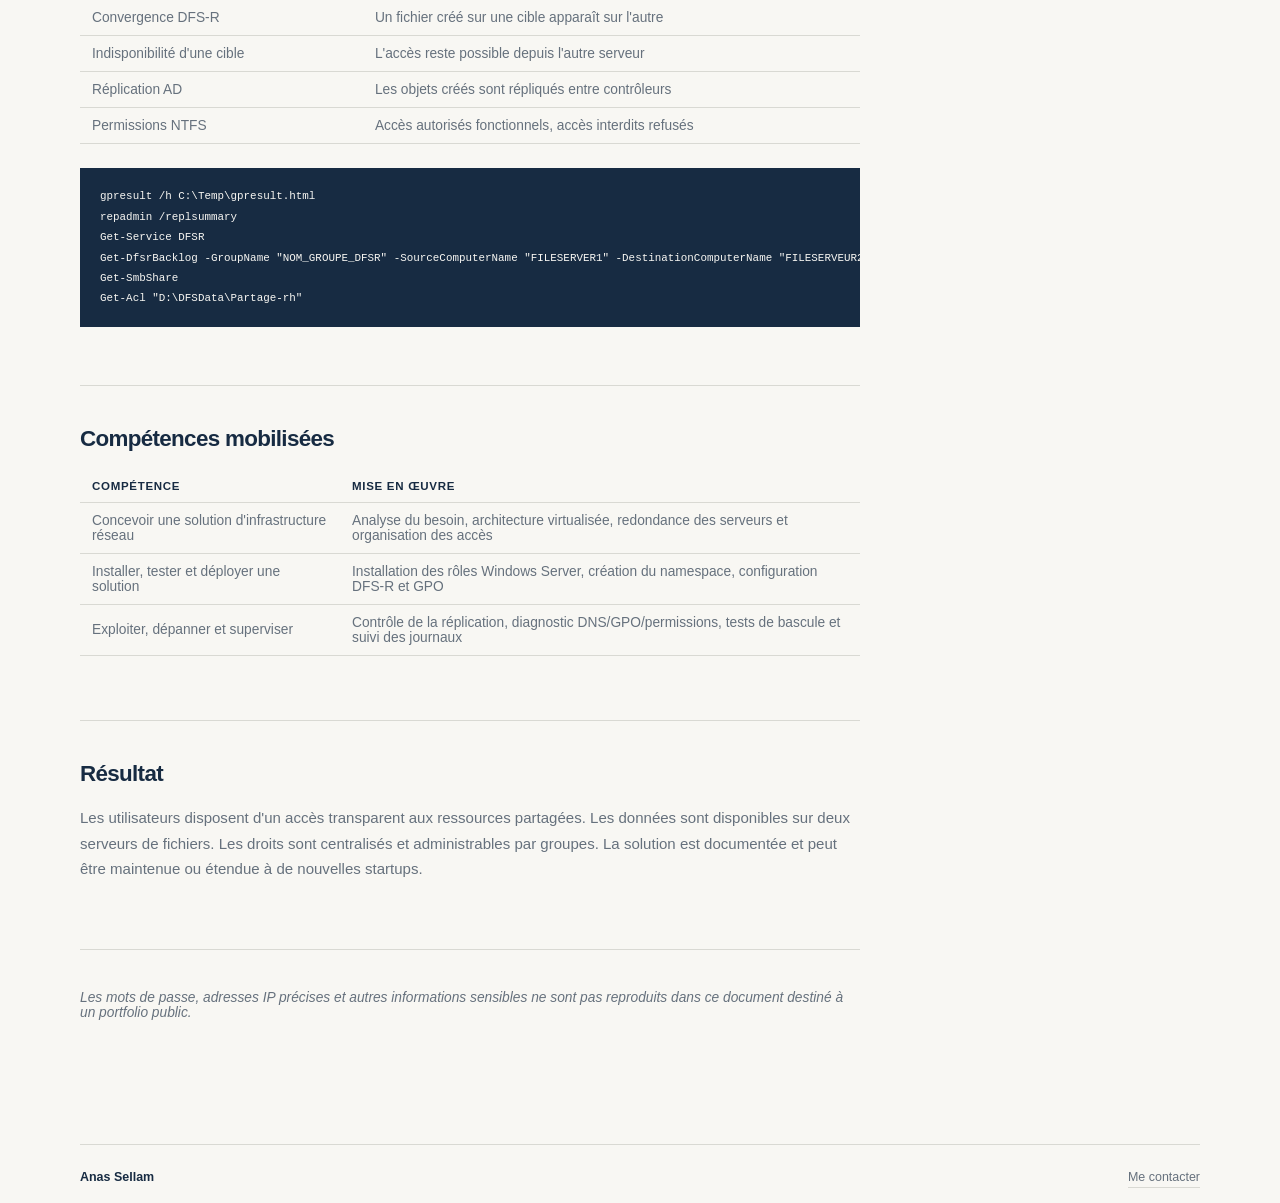
<file: projet-04.html>
<!DOCTYPE html>
<html lang="fr">
<head>
  <meta charset="UTF-8">
  <meta name="viewport" content="width=device-width, initial-scale=1.0">
  <meta name="description" content="Architecture de partage de fichiers avec DFS et haute disponibilité — Anas Sellam">
  <title>Architecture DFS et haute disponibilité — Anas Sellam</title>
  <link rel="stylesheet" href="style.css">
</head>
<body>
  <div class="site">
    <header class="header">
      <a class="brand" href="index.html#accueil" aria-label="Accueil — Anas Sellam">AS</a>

      <nav class="nav" aria-label="Navigation principale">
        <a href="index.html#projets">Projets</a>
        <a href="https://www.linkedin.com/in/anas-sellam/" target="_blank" rel="noopener noreferrer">
          LinkedIn <span aria-hidden="true">↗</span>
        </a>
        <a href="mailto:sellam_anas@outlook.com">
          Email <span aria-hidden="true">↗</span>
        </a>
      </nav>
    </header>

    <main>
      <section class="detail">
        <a class="back-link" href="index.html#projets">
          <span aria-hidden="true">←</span> Retour aux projets
        </a>

        <div class="detail-header">
          <p class="label">Épreuve professionnelle · BTS SIO SISR</p>
          <h1>Architecture de partage de fichiers avec DFS et haute disponibilité</h1>
          <p>
            Conception et déploiement d'une infrastructure Windows Server
            virtualisée sous Proxmox, fournissant un point d'accès DFS
            unique aux utilisateurs du domaine <code>paris.stationf</code>,
            avec réplication des données entre deux serveurs de fichiers et
            automatisation des accès par GPO.
          </p>
          <div class="detail-tags">
            <span>Windows Server 2025</span>
            <span>Active Directory</span>
            <span>DFS Namespace</span>
            <span>DFS Replication</span>
            <span>Proxmox</span>
            <span>GPO</span>
            <span>LACP</span>
          </div>

          <a class="download-btn" href="projet-04-fiche-descriptive.pdf" download>
            <span aria-hidden="true">⬇</span> Télécharger la fiche descriptive de réalisation professionnelle
          </a>
        </div>

        <div class="detail-image">
          <img src="architecture-projet-04.png" alt="Architecture : deux hôtes Proxmox hébergeant chacun un contrôleur Active Directory et un serveur de fichiers, réplication AD et DFS-R en maillé entre les deux hôtes, connectés en LACP à un stack SW-CORE1 / SW-CORE2">
        </div>

        <div class="detail-section">
          <h2>Synthèse du projet</h2>
          <p>
            Le projet consiste à mettre à disposition des utilisateurs un
            espace de fichiers centralisé, transparent et résilient. Les
            utilisateurs accèdent aux ressources par un chemin logique
            unique, <code>\\paris.stationf\Partage</code>, sans avoir à
            connaître le serveur physique qui héberge réellement les
            données.
          </p>
          <p>
            La solution s'appuie sur deux serveurs de fichiers Windows
            Server 2025. Les dossiers publiés dans le namespace DFS sont
            répliqués entre ces deux serveurs au moyen de DFS Replication,
            en mode bidirectionnel et maillé. L'authentification et
            l'autorisation sont assurées par le domaine Active Directory
            <code>paris.stationf</code>, avec des comptes organisés en
            unités d'organisation par service et par startup, et des GPO qui
            automatisent le montage des lecteurs réseau.
          </p>
          <table class="detail-table">
            <tbody>
              <tr><td>Domaine Active Directory</td><td><code>paris.stationf</code></td></tr>
              <tr><td>Namespace DFS</td><td><code>\\paris.stationf\Partage</code></td></tr>
              <tr><td>Serveurs de fichiers</td><td><code>FILESERVER1</code> et <code>FILESERVEUR2</code></td></tr>
              <tr><td>Virtualisation</td><td>Proxmox 1 et Proxmox 2</td></tr>
              <tr><td>Réplication</td><td>DFS-R bidirectionnelle, topologie maillée (full mesh)</td></tr>
              <tr><td>Commutation</td><td><code>SW-CORE1</code> et <code>SW-CORE2</code> en stack</td></tr>
              <tr><td>Agrégation de liens</td><td>LACP sur les liaisons serveurs–stack</td></tr>
              <tr><td>Accès utilisateur</td><td>Namespace DFS et lecteurs mappés par GPO</td></tr>
            </tbody>
          </table>
        </div>

        <div class="detail-section">
          <h2>Contexte professionnel</h2>
          <p>
            Dans une organisation regroupant plusieurs services et startups,
            les utilisateurs doivent retrouver leurs documents depuis
            différents postes de travail. Une architecture reposant sur un
            seul serveur de fichiers crée un point de défaillance unique et
            oblige les utilisateurs à connaître l'emplacement physique des
            partages.
          </p>
          <p>
            Le besoin est donc de fournir un accès uniforme aux ressources,
            de conserver une copie des données sur deux serveurs, de gérer
            les autorisations à partir d'Active Directory et de limiter les
            opérations manuelles côté poste client.
          </p>
          <table class="detail-table">
            <thead>
              <tr><th>Besoin</th><th>Réponse apportée</th></tr>
            </thead>
            <tbody>
              <tr><td>Accéder aux fichiers avec un chemin stable</td><td>Namespace DFS <code>\\paris.stationf\Partage</code></td></tr>
              <tr><td>Éviter la dépendance à un serveur unique</td><td>Deux cibles DFS pour les données</td></tr>
              <tr><td>Synchroniser les données</td><td>DFS Replication entre les deux serveurs</td></tr>
              <tr><td>Retrouver son environnement sur plusieurs postes</td><td>Profil itinérant et dossier personnel redirigé</td></tr>
              <tr><td>Appliquer les droits par service</td><td>Groupes de sécurité Active Directory</td></tr>
              <tr><td>Automatiser l'accès</td><td>GPO de mappage des lecteurs réseau</td></tr>
            </tbody>
          </table>
        </div>

        <div class="detail-section">
          <h2>Active Directory : organisation des objets</h2>
          <p>
            Le domaine Active Directory est <code>paris.stationf</code>. La
            structure comprend une unité d'organisation <code>office</code>,
            contenant <code>admin</code> et <code>rh</code>, ainsi qu'une
            unité d'organisation <code>startups</code> regroupant les
            entités de l'organisation.
          </p>
        </div>

       

        <div class="detail-section">
          <p>
            Les utilisateurs sont associés à des groupes de sécurité
            représentant leur service ou leur startup (<code>gr-rh</code>,
            <code>gr-admin</code>, <code>gr-startup1</code>, etc.). Les
            droits sont attribués aux groupes plutôt qu'aux utilisateurs
            individuellement, ce qui simplifie l'arrivée ou le départ d'un
            utilisateur et rend les audits de droits plus lisibles.
          </p>
        </div>

        <div class="detail-section">
          <h2>Namespace DFS et arborescence des données</h2>
          <p>Le namespace est publié à l'adresse suivante :</p>
          <pre><code>\\paris.stationf\Partage</code></pre>
          <table class="detail-table">
            <thead>
              <tr><th>Dossier DFS</th><th>Usage</th><th>Public concerné</th></tr>
            </thead>
            <tbody>
              <tr><td><code>Profiles</code></td><td>Profils itinérants</td><td>Utilisateurs concernés</td></tr>
              <tr><td><code>DossiersPersonnels</code></td><td>Dossier personnel de chaque utilisateur</td><td>Utilisateur propriétaire</td></tr>
              <tr><td><code>Partage-rh</code></td><td>Documents du service RH</td><td>Groupe <code>gr-rh</code></td></tr>
              <tr><td><code>Startups</code></td><td>Documents propres aux startups</td><td>Groupe de la startup concernée</td></tr>
            </tbody>
          </table>
          <pre><code>\\paris.stationf\Partage
├── Profiles
│   └── ID_UTILISATEUR
├── DossiersPersonnels
│   └── ID_UTILISATEUR
├── Partage-rh
└── Startups
    ├── startup1
    ├── startup2
    └── ...</code></pre>
        </div>

        <div class="detail-section">
          <h2>DFS Replication</h2>
          <p>
            DFS-R est configuré entre <code>FILESERVER1</code> et
            <code>FILESERVEUR2</code> selon une topologie en maillage
            complet (full mesh), correspondant ici à une réplication
            bidirectionnelle. Chaque serveur dispose d'une copie des
            dossiers <code>Profiles</code>, <code>DossiersPersonnels</code>,
            <code>Partage-rh</code> et <code>Startups</code>, stockés sur le
            disque <code>D:</code>.
          </p>
          <pre><code>D:\DFSData\Profiles
D:\DFSData\DossiersPersonnels
D:\DFSData\Partage-rh
D:\DFSData\Startups</code></pre>
          <p>
            DFS-R ne réalise pas une fusion intelligente de fichiers
            modifiés simultanément : en cas de conflit, un fichier est
            conservé comme version principale et l'autre peut être placé
            dans <code>DfsrPrivate\ConflictAndDeleted</code>. La réplication
            protège principalement contre l'indisponibilité d'une cible,
            mais ne remplace pas une sauvegarde indépendante contre la
            suppression accidentelle ou la corruption.
          </p>
        </div>

        <div class="detail-section">
          <h2>GPO, profils itinérants et dossiers personnels</h2>
          <p>
            Les GPO connectent automatiquement les utilisateurs au namespace
            DFS via des lecteurs mappés, configurés dans <em>Configuration
            utilisateur → Préférences → Paramètres Windows → Mappages de
            lecteurs</em>, en ciblant le namespace DFS plutôt qu'un chemin
            direct vers un serveur de fichiers.
          </p>
          <table class="detail-table">
            <thead>
              <tr><th>Lecteur</th><th>Chemin logique</th><th>Usage</th></tr>
            </thead>
            <tbody>
              <tr><td><code>O:</code></td><td><code>\\paris.stationf\Partage</code></td><td>Accès aux ressources communes</td></tr>
              <tr><td><code>P:</code></td><td><code>\\paris.stationf\Partage\DossiersPersonnels\ID_UTILISATEUR</code></td><td>Données personnelles</td></tr>
            </tbody>
          </table>
          <p>
            Le profil itinérant et la redirection du dossier personnel
            permettent à l'utilisateur de retrouver son environnement et ses
            données depuis n'importe quel poste joint au domaine.
          </p>
        </div>

        <div class="detail-section">
          <h2>Matrice de droits</h2>
          <table class="detail-table">
            <thead>
              <tr><th>Ressource</th><th>Groupe</th><th>Droit</th></tr>
            </thead>
            <tbody>
              <tr><td><code>Profiles\%username%</code></td><td>Utilisateur propriétaire</td><td>Contrôle sur son profil</td></tr>
              <tr><td><code>DossiersPersonnels\%username%</code></td><td>Utilisateur propriétaire</td><td>Modification sur son dossier uniquement</td></tr>
              <tr><td><code>Partage-rh</code></td><td><code>gr-rh</code></td><td>Modification</td></tr>
              <tr><td><code>Partage-rh</code></td><td><code>gr-admin</code></td><td>Contrôle total (audité)</td></tr>
              <tr><td><code>Startups\startupX</code></td><td><code>gr-startupX</code></td><td>Modification limitée au dossier de la startup</td></tr>
              <tr><td>Racine <code>Partage</code></td><td>Utilisateurs authentifiés</td><td>Lecture / parcours</td></tr>
            </tbody>
          </table>
          <p>
            Les droits sont attribués selon le principe du moindre
            privilège, avec une granularité portée principalement sur les
            permissions NTFS. Les comptes administrateurs ne sont pas
            utilisés pour le travail quotidien.
          </p>
        </div>

        <div class="detail-section">
          <h2>Réseau et virtualisation</h2>
          <p>
            Les serveurs Windows sont virtualisés sur deux hôtes Proxmox,
            chacun hébergeant un contrôleur de domaine Active Directory et
            un serveur de fichiers, afin de répartir les rôles et limiter
            l'impact d'une panne d'un hyperviseur. Les liaisons des serveurs
            vers la stack de commutation (<code>SW-CORE1</code> /
            <code>SW-CORE2</code>) sont agrégées en LACP pour améliorer la
            capacité et la tolérance à la panne d'un lien.
          </p>
        </div>

        <div class="detail-section">
          <h2>Procédure de déploiement</h2>
          <ul>
            <li>Préparer l'environnement : VM Windows Server 2025 sur les deux hôtes Proxmox, adressage IP, DNS, NTP et VLAN.</li>
            <li>Déployer Active Directory et vérifier la réplication entre contrôleurs de domaine.</li>
            <li>Créer les OU, les comptes et les groupes de sécurité.</li>
            <li>Préparer les serveurs de fichiers : jonction au domaine, disque <code>D:</code>, permissions NTFS.</li>
            <li>Installer les rôles DFS Namespaces et DFS Replication, créer le namespace et ses cibles.</li>
            <li>Configurer DFS-R en topologie full mesh sur les dossiers répliqués.</li>
            <li>Configurer les GPO de mappage de lecteurs, redirection de dossiers et profils itinérants.</li>
            <li>Tester et documenter l'accès, la réplication et le comportement lors de l'arrêt d'un serveur.</li>
          </ul>
        </div>

        <div class="detail-section">
          <h2>Plan de tests</h2>
          <table class="detail-table">
            <thead>
              <tr><th>Test</th><th>Résultat attendu</th></tr>
            </thead>
            <tbody>
              <tr><td>Résolution du domaine</td><td>Contrôleurs et serveurs résolus par DNS</td></tr>
              <tr><td>Authentification utilisateur</td><td>Ouverture de session par un compte du domaine</td></tr>
              <tr><td>Lecteur commun / personnel</td><td>Lecteurs <code>O:</code> et <code>P:</code> montés automatiquement</td></tr>
              <tr><td>Isolation startup</td><td>Une startup ne lit pas les dossiers d'une autre startup</td></tr>
              <tr><td>Convergence DFS-R</td><td>Un fichier créé sur une cible apparaît sur l'autre</td></tr>
              <tr><td>Indisponibilité d'une cible</td><td>L'accès reste possible depuis l'autre serveur</td></tr>
              <tr><td>Réplication AD</td><td>Les objets créés sont répliqués entre contrôleurs</td></tr>
              <tr><td>Permissions NTFS</td><td>Accès autorisés fonctionnels, accès interdits refusés</td></tr>
            </tbody>
          </table>
          <pre><code>gpresult /h C:\Temp\gpresult.html
repadmin /replsummary
Get-Service DFSR
Get-DfsrBacklog -GroupName "NOM_GROUPE_DFSR" -SourceComputerName "FILESERVER1" -DestinationComputerName "FILESERVEUR2"
Get-SmbShare
Get-Acl "D:\DFSData\Partage-rh"</code></pre>
        </div>

        <div class="detail-section">
          <h2>Compétences mobilisées</h2>
          <table class="detail-table">
            <thead>
              <tr><th>Compétence</th><th>Mise en œuvre</th></tr>
            </thead>
            <tbody>
              <tr><td>Concevoir une solution d'infrastructure réseau</td><td>Analyse du besoin, architecture virtualisée, redondance des serveurs et organisation des accès</td></tr>
              <tr><td>Installer, tester et déployer une solution</td><td>Installation des rôles Windows Server, création du namespace, configuration DFS-R et GPO</td></tr>
              <tr><td>Exploiter, dépanner et superviser</td><td>Contrôle de la réplication, diagnostic DNS/GPO/permissions, tests de bascule et suivi des journaux</td></tr>
            </tbody>
          </table>
        </div>

        <div class="detail-section">
          <h2>Résultat</h2>
          <p>
            Les utilisateurs disposent d'un accès transparent aux ressources
            partagées. Les données sont disponibles sur deux serveurs de
            fichiers. Les droits sont centralisés et administrables par
            groupes. La solution est documentée et peut être maintenue ou
            étendue à de nouvelles startups.
          </p>
        </div>

        <p class="detail-note">
          Les mots de passe, adresses IP précises et autres informations
          sensibles ne sont pas reproduits dans ce document destiné à un
          portfolio public.
        </p>
      </section>
    </main>

    <footer class="footer">
      <span>Anas Sellam</span>
      <a href="mailto:sellam_anas@outlook.com">Me contacter</a>
    </footer>
  </div>
</body>
</html>
</file>
<file: style.css>
* {
  box-sizing: border-box;
}

:root {
  --ink: #172b42;
  --muted: #66717d;
  --paper: #f8f7f3;
  --line: #d9d9d3;
  --accent: #2f7d7e;
}

html {
  scroll-behavior: smooth;
}

body {
  margin: 0;
  background: var(--paper);
  color: var(--ink);
  font-family: Arial, Helvetica, sans-serif;
  -webkit-font-smoothing: antialiased;
}

a {
  color: inherit;
  text-decoration: none;
}

a:focus-visible {
  outline: 2px solid var(--accent);
  outline-offset: 4px;
}

.site {
  width: min(calc(100% - 64px), 1120px);
  margin: 0 auto;
}

.header {
  min-height: 76px;
  display: flex;
  align-items: center;
  justify-content: space-between;
  border-bottom: 1px solid var(--line);
}

.brand {
  width: 36px;
  height: 36px;
  display: grid;
  place-items: center;
  background: var(--ink);
  color: var(--paper);
  font-size: 0.76rem;
  font-weight: 700;
  letter-spacing: 0.05em;
  transition: background 160ms ease, transform 160ms ease;
}

.brand:hover {
  background: var(--accent);
  transform: translateY(-2px);
}

.nav {
  display: flex;
  align-items: center;
  gap: 28px;
  color: var(--muted);
  font-size: 0.86rem;
}

.nav a {
  display: inline-flex;
  align-items: center;
  gap: 5px;
  transition: color 160ms ease;
}

.nav a:hover {
  color: var(--accent);
}

.intro {
  padding: 128px 0 140px;
  max-width: 920px;
}

.label {
  margin: 0;
  color: var(--accent);
  font-size: 0.7rem;
  font-weight: 700;
  letter-spacing: 0.12em;
  text-transform: uppercase;
}

.intro h1 {
  margin: 22px 0 30px;
  font-size: clamp(4.3rem, 13vw, 9.5rem);
  font-weight: 700;
  letter-spacing: -0.09em;
  line-height: 0.88;
}

.intro-bottom {
  display: flex;
  align-items: flex-end;
  justify-content: space-between;
  gap: 60px;
  border-top: 1px solid var(--line);
  padding-top: 22px;
}

.intro-bottom > p {
  max-width: 390px;
  margin: 0;
  color: var(--muted);
  font-size: 1rem;
  line-height: 1.65;
}

.contact-links {
  display: flex;
  flex-direction: column;
  align-items: flex-start;
  gap: 10px;
  font-size: 0.84rem;
  font-weight: 600;
}

.contact-links a {
  display: inline-flex;
  align-items: center;
  gap: 9px;
  border-bottom: 1px solid transparent;
  transition: color 160ms ease, border-color 160ms ease;
}

.contact-links a:hover {
  color: var(--accent);
  border-color: var(--accent);
}

.projects {
  border-top: 1px solid var(--line);
  padding: 72px 0 110px;
}

.projects-heading {
  display: grid;
  grid-template-columns: 0.65fr 1.4fr 0.8fr;
  gap: 40px;
  align-items: start;
  margin-bottom: 65px;
}

.projects-heading h2 {
  margin: -7px 0 0;
  font-size: clamp(2.2rem, 5vw, 4.7rem);
  font-weight: 700;
  letter-spacing: -0.07em;
  line-height: 0.95;
}

.projects-heading > p:last-child {
  margin: 0;
  color: var(--muted);
  font-size: 0.9rem;
  line-height: 1.6;
}

.project-list {
  border-top: 1px solid var(--ink);
}

.project {
  display: grid;
  grid-template-columns: 90px 1fr 30px;
  gap: 24px;
  align-items: start;
  padding: 28px 0 32px;
  border-bottom: 1px solid var(--line);
  transition: padding 180ms ease, color 180ms ease;
}

.project:hover {
  padding-left: 12px;
  padding-right: 12px;
  color: var(--accent);
}

.number {
  font-size: 0.83rem;
  font-weight: 700;
  color: var(--accent);
}

.project-content {
  max-width: 700px;
}

.category {
  margin: 0 0 9px;
  color: var(--muted);
  font-size: 0.7rem;
  font-weight: 700;
  letter-spacing: 0.11em;
  text-transform: uppercase;
}

.project h3 {
  margin: 0 0 10px;
  font-size: clamp(1.45rem, 3vw, 2.1rem);
  letter-spacing: -0.045em;
  line-height: 1;
}

.description {
  max-width: 600px;
  margin: 0 0 20px;
  color: var(--muted);
  font-size: 0.92rem;
  line-height: 1.6;
}

.details {
  display: flex;
  flex-wrap: wrap;
  gap: 8px;
}

.details span {
  padding: 7px 9px;
  border: 1px solid var(--line);
  color: var(--muted);
  font-size: 0.67rem;
}

.project-arrow {
  color: var(--ink);
  font-size: 1.25rem;
  transition: color 160ms ease, transform 160ms ease;
}

.project:hover .project-arrow {
  color: var(--accent);
  transform: translate(3px, -3px);
}

.footer {
  display: flex;
  justify-content: space-between;
  gap: 20px;
  border-top: 1px solid var(--line);
  padding: 25px 0 35px;
  color: var(--muted);
  font-size: 0.78rem;
}

.footer span {
  color: var(--ink);
  font-weight: 700;
}

.footer a {
  border-bottom: 1px solid var(--line);
  padding-bottom: 3px;
}

.footer a:hover {
  color: var(--accent);
  border-color: var(--accent);
}

.download-btn {
  display: inline-flex;
  align-items: center;
  gap: 9px;
  margin-top: 24px;
  padding: 12px 18px;
  background: var(--ink);
  color: var(--paper);
  font-size: 0.84rem;
  font-weight: 700;
  transition: background 160ms ease, transform 160ms ease;
}

.download-btn:hover {
  background: var(--accent);
  transform: translateY(-2px);
}

.detail {
  padding: 60px 0 110px;
}

.back-link {
  display: inline-flex;
  align-items: center;
  gap: 8px;
  color: var(--muted);
  font-size: 0.84rem;
  font-weight: 600;
  margin-bottom: 40px;
  transition: color 160ms ease;
}

.back-link:hover {
  color: var(--accent);
}

.detail-header {
  max-width: 780px;
  margin-bottom: 48px;
}

.detail-header h1 {
  margin: 14px 0 20px;
  font-size: clamp(2.1rem, 5vw, 3.4rem);
  font-weight: 700;
  letter-spacing: -0.06em;
  line-height: 1.02;
}

.detail-header p {
  margin: 0;
  color: var(--muted);
  font-size: 1rem;
  line-height: 1.65;
  max-width: 640px;
}

.detail-tags {
  display: flex;
  flex-wrap: wrap;
  gap: 8px;
  margin-top: 22px;
}

.detail-tags span {
  padding: 7px 9px;
  border: 1px solid var(--line);
  color: var(--muted);
  font-size: 0.67rem;
}

.detail-image {
  width: 100%;
  border: 1px solid var(--line);
  margin-bottom: 60px;
  background: #fff;
}

.detail-image img {
  display: block;
  width: 100%;
  height: auto;
}

.detail-section {
  max-width: 780px;
  border-top: 1px solid var(--line);
  padding: 40px 0;
}

.detail-section h2 {
  margin: 0 0 18px;
  font-size: 1.4rem;
  font-weight: 700;
  letter-spacing: -0.03em;
}

.detail-section h3 {
  margin: 26px 0 12px;
  font-size: 1.05rem;
  font-weight: 700;
  letter-spacing: -0.02em;
}

.detail-section p {
  margin: 0 0 14px;
  color: var(--muted);
  font-size: 0.94rem;
  line-height: 1.7;
}

.detail-section ul {
  margin: 0 0 14px;
  padding-left: 20px;
  color: var(--muted);
  font-size: 0.94rem;
  line-height: 1.75;
}

.detail-section code {
  background: #efefe9;
  padding: 2px 6px;
  font-size: 0.85em;
  border-radius: 2px;
}

.detail-section pre {
  background: var(--ink);
  color: var(--paper);
  padding: 18px 20px;
  overflow-x: auto;
  font-size: 0.8rem;
  line-height: 1.6;
  margin: 0 0 18px;
}

.detail-section pre code {
  background: none;
  padding: 0;
  color: inherit;
}

.detail-table {
  width: 100%;
  border-collapse: collapse;
  margin: 0 0 24px;
  font-size: 0.86rem;
}

.detail-table th,
.detail-table td {
  text-align: left;
  padding: 10px 12px;
  border-bottom: 1px solid var(--line);
}

.detail-table th {
  color: var(--ink);
  font-weight: 700;
  font-size: 0.72rem;
  letter-spacing: 0.06em;
  text-transform: uppercase;
}

.detail-table td {
  color: var(--muted);
}

.detail-note {
  border-top: 1px solid var(--line);
  padding: 40px 0 0;
  max-width: 780px;
  color: var(--muted);
  font-size: 0.86rem;
  font-style: italic;
}

@media (max-width: 760px) {
  .site {
    width: min(calc(100% - 36px), 600px);
  }

  .header {
    min-height: 68px;
  }

  .nav {
    gap: 15px;
    font-size: 0.75rem;
  }

  .nav a:first-child {
    display: none;
  }

  .intro {
    padding: 90px 0 92px;
  }

  .intro h1 {
    font-size: clamp(4.2rem, 19vw, 7rem);
  }

  .intro-bottom {
    display: block;
  }

  .intro-bottom > p {
    margin-bottom: 26px;
  }

  .projects-heading {
    display: block;
    margin-bottom: 45px;
  }

  .projects-heading h2 {
    margin: 20px 0 24px;
  }

  .project {
    grid-template-columns: 38px 1fr 20px;
    gap: 12px;
    padding: 24px 0 28px;
  }

  .project:hover {
    padding-left: 5px;
    padding-right: 5px;
  }
}

@media (prefers-reduced-motion: reduce) {
  *,
  *::before {
    scroll-behavior: auto !important;
    transition-duration: 0.01ms !important;
  }
}
</file>
